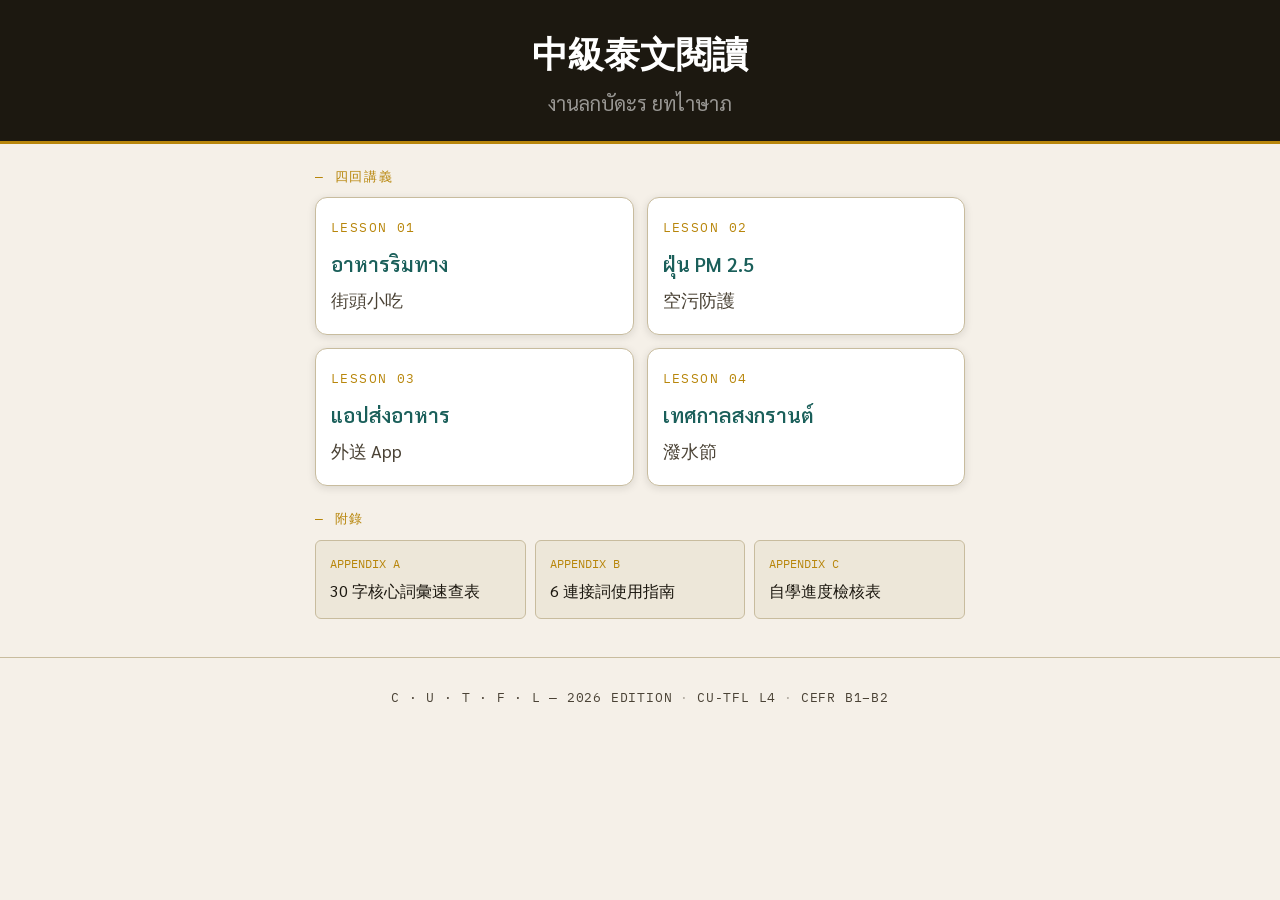
<file: index.html>
<!DOCTYPE html>
<html lang="zh-TW">
<head>
<meta charset="UTF-8">
<meta name="viewport" content="width=device-width,initial-scale=1.0">
<title>中級泰文閱讀</title>
<link rel="stylesheet" href="shared.css">
<style>
.ix-hero-slim{background:var(--ink);padding:22px 18px 20px;text-align:center;border-bottom:3px solid var(--gold)}
.ix-hero-slim h1{color:#fff;font-size:1.7rem;font-weight:700;margin-bottom:4px}
.ix-hero-slim .sub{font-family:'Sarabun',sans-serif;color:rgba(255,255,255,.55);font-size:.95rem}
.site-footer{text-align:center;padding:28px 18px 36px;font-family:'IBM Plex Mono',monospace;font-size:.62rem;color:var(--ink2);letter-spacing:.06em;line-height:1.9;border-top:1px solid var(--border);margin-top:8px}
.site-footer .ft-sep{margin:0 8px;opacity:.4}
</style>
</head>
<body>

<div class="ix-hero-slim">
  <h1>中級泰文閱讀</h1>
  <div class="sub">งานลกบัดะร ยทไาษาภ</div>
</div>

<div class="sdiv">— 四回講義</div>
<div class="lgrid">
  <a href="lesson1.html" class="lcard"><div class="lcn">LESSON 01</div><div class="lct">อาหารริมทาง</div><div class="lcz">街頭小吃</div></a>
  <a href="lesson2.html" class="lcard"><div class="lcn">LESSON 02</div><div class="lct">ฝุ่น PM 2.5</div><div class="lcz">空污防護</div></a>
  <a href="lesson3.html" class="lcard"><div class="lcn">LESSON 03</div><div class="lct">แอปส่งอาหาร</div><div class="lcz">外送 App</div></a>
  <a href="lesson4.html" class="lcard"><div class="lcn">LESSON 04</div><div class="lct">เทศกาลสงกรานต์</div><div class="lcz">潑水節</div></a>
</div>
<div class="sdiv">— 附錄</div>
<div class="alinks">
  <a href="appendix.html#vocab" class="alink"><span class="al">APPENDIX A</span>30 字核心詞彙速查表</a>
  <a href="appendix.html#conj" class="alink"><span class="al">APPENDIX B</span>6 連接詞使用指南</a>
  <a href="appendix.html#check" class="alink"><span class="al">APPENDIX C</span>自學進度檢核表</a>
</div>

<footer class="site-footer">
  C · U · T · F · L — 2026 EDITION<span class="ft-sep">·</span>CU-TFL L4<span class="ft-sep">·</span>CEFR B1–B2
</footer>

</body>
</html>
</file>
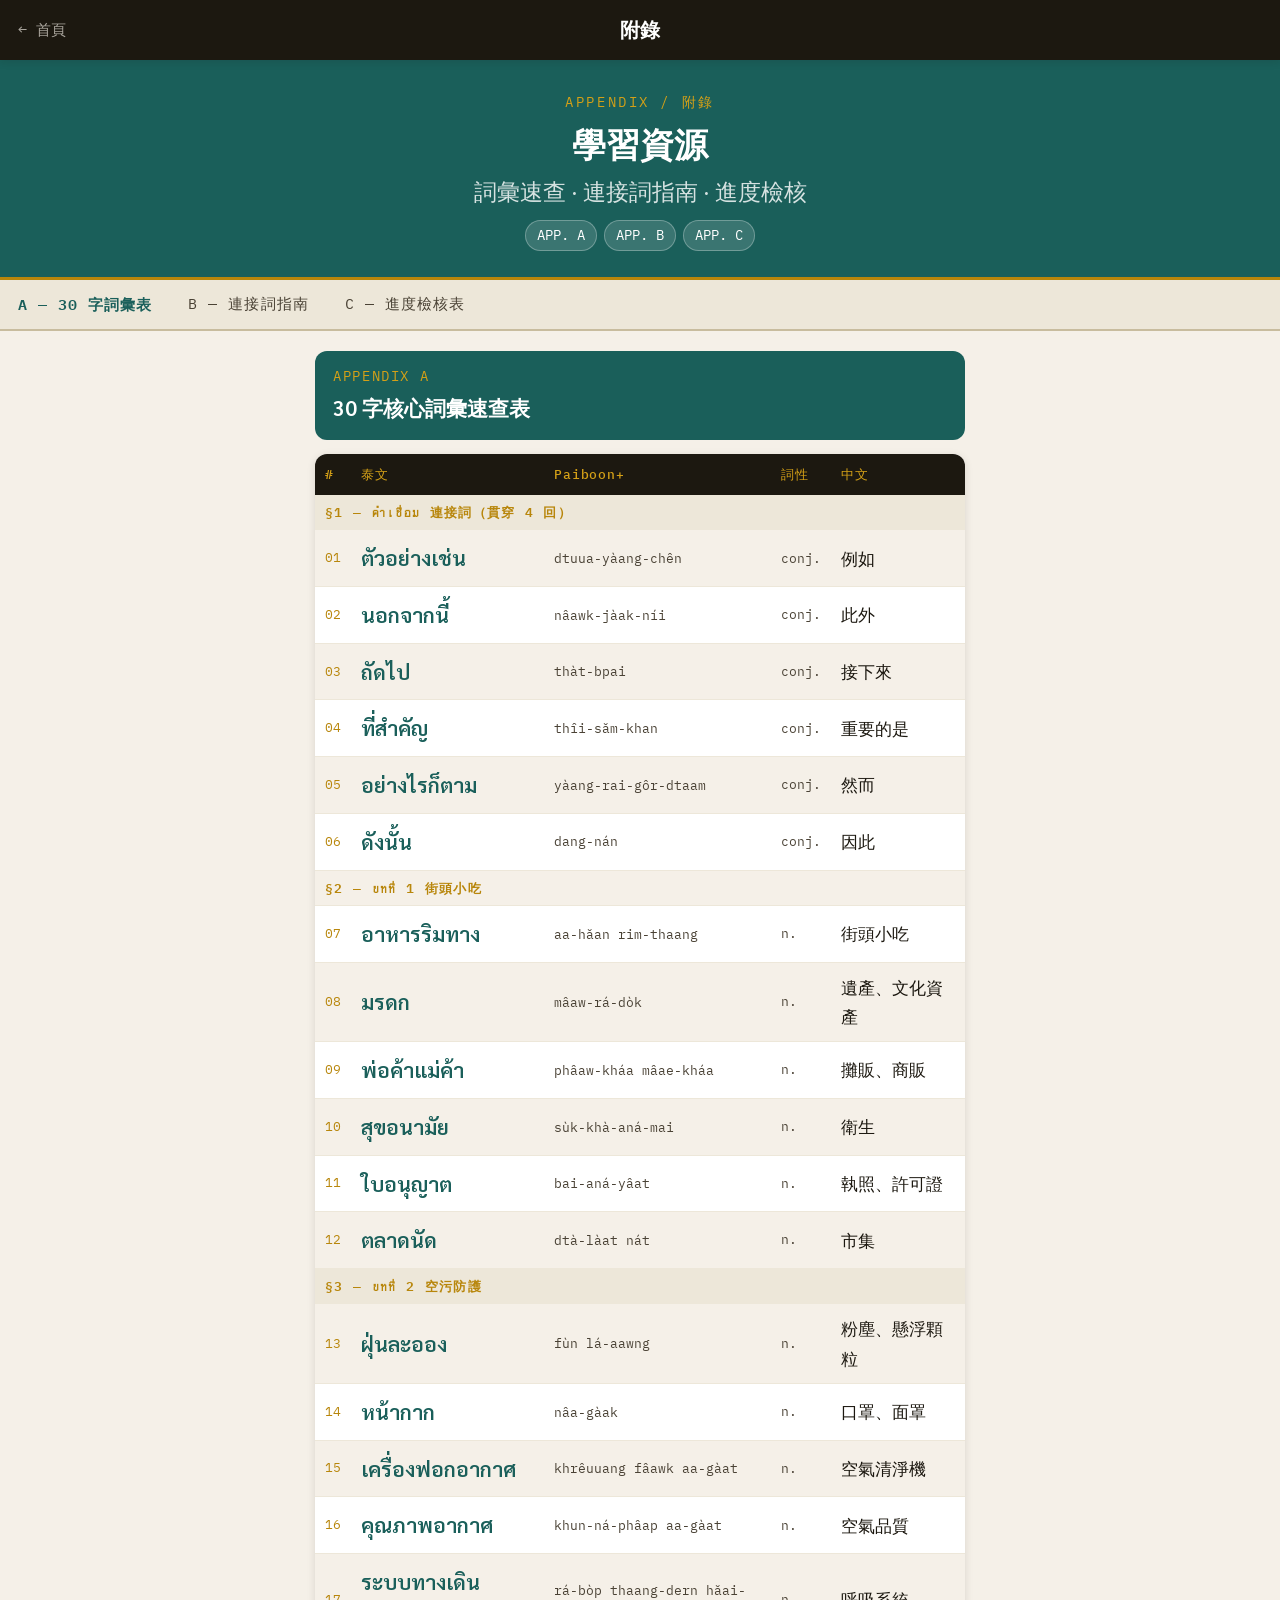
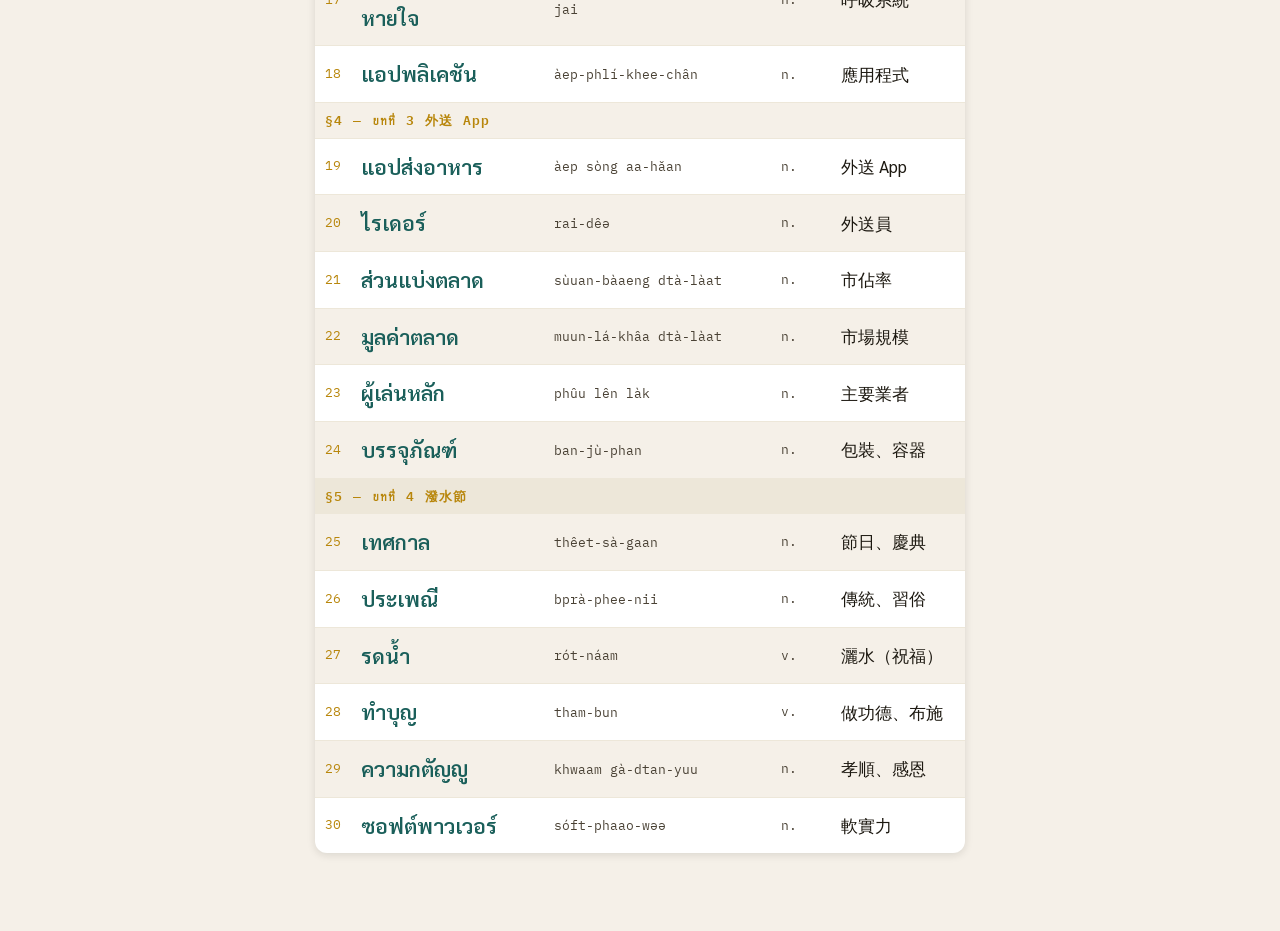
<file: appendix.html>
<!DOCTYPE html>
<html lang="zh-TW">
<head>
<meta charset="UTF-8">
<meta name="viewport" content="width=device-width,initial-scale=1.0">
<title>附錄 — 中級泰文閱讀</title>
<link rel="stylesheet" href="shared.css">
<style>
.app-tabs{display:flex;overflow-x:auto;background:var(--cream-dark);border-bottom:2px solid var(--border);scrollbar-width:none}
.app-tabs::-webkit-scrollbar{display:none}
.app-tab{flex-shrink:0;padding:12px 18px;font-family:'IBM Plex Mono',monospace;font-size:.7rem;letter-spacing:.07em;color:var(--ink2);cursor:pointer;border-bottom:2px solid transparent;margin-bottom:-2px;transition:all .2s;white-space:nowrap;user-select:none}
.app-tab.active{color:var(--teal);border-bottom-color:var(--teal);font-weight:600}
.app-tab:hover{color:var(--ink)}
.app-panel{display:none;animation:fi .22s ease}
.app-panel.active{display:block}
@keyframes fi{from{opacity:0;transform:translateY(4px)}to{opacity:1;transform:translateY(0)}}
/* section title band */
.app-band{background:var(--teal);color:#fff;border-radius:var(--r);padding:14px 18px;margin:20px 0 14px;display:flex;align-items:center;gap:12px}
.app-band .ab-label{font-family:'IBM Plex Mono',monospace;font-size:.65rem;letter-spacing:.12em;color:var(--gold2);display:block;margin-bottom:3px}
.app-band h2{font-size:.98rem;font-weight:700}
/* vocab table */
.vtable{width:100%;border-collapse:collapse;background:#fff;border-radius:var(--r);overflow:hidden;box-shadow:0 2px 8px var(--shad);margin-bottom:18px;font-size:.82rem}
.vtable thead tr{background:var(--ink)}
.vtable th{padding:9px 10px;text-align:left;font-family:'IBM Plex Mono',monospace;font-size:.63rem;letter-spacing:.06em;color:var(--gold2);font-weight:500}
.vtable td{padding:10px 10px;border-bottom:1px solid var(--cream-dark);vertical-align:middle}
.vtable tr:last-child td{border-bottom:none}
.vtable tr:nth-child(even) td{background:var(--cream)}
.num-cell{font-family:'IBM Plex Mono',monospace;font-size:.62rem;color:var(--gold);width:28px}
.thai-cell{font-family:'Sarabun',sans-serif;font-size:1rem;font-weight:600;color:var(--teal)}
.rom-cell{font-family:'IBM Plex Mono',monospace;font-size:.63rem;color:var(--ink2);line-height:1.4}
.zh-cell{font-size:.85rem;font-weight:600}
.pos-cell{font-family:'IBM Plex Mono',monospace;font-size:.6rem;color:var(--ink2)}
/* section label row */
.vtable .section-row td{background:var(--cream-dark);font-family:'IBM Plex Mono',monospace;font-size:.63rem;letter-spacing:.1em;color:var(--gold);padding:6px 10px;font-weight:600}
/* conj guide */
.conj-card{background:#fff;border:1px solid var(--border);border-radius:var(--r);padding:18px;margin-bottom:12px;box-shadow:0 1px 5px var(--shad)}
.conj-card .cthai{font-family:'Sarabun',sans-serif;font-size:1.1rem;font-weight:700;color:var(--teal);margin-bottom:4px}
.conj-card .czh{font-size:.88rem;font-weight:600;margin-bottom:8px}
.conj-card .crom{font-family:'IBM Plex Mono',monospace;font-size:.65rem;color:var(--ink2);margin-bottom:10px}
.meta-row{display:flex;flex-wrap:wrap;gap:6px;margin-bottom:10px}
.meta-chip{font-family:'IBM Plex Mono',monospace;font-size:.6rem;padding:3px 9px;border-radius:3px;border:1px solid var(--border)}
.meta-chip.func{background:#E8F5E9;color:var(--ok);border-color:var(--ok)}
.meta-chip.pos{background:#FFF8E1;color:#7B6000;border-color:#D4A017}
.meta-chip.place{background:#E3F2FD;color:#1565C0;border-color:#90CAF9}
.cexample{background:var(--cream);border-left:3px solid var(--teal);padding:9px 12px;border-radius:0 6px 6px 0;font-family:'Sarabun',sans-serif;font-size:.88rem;line-height:1.85;margin-bottom:6px}
.cexample .czh-ex{font-family:'Sarabun',sans-serif;font-size:.78rem;color:var(--ink2);display:block;margin-top:3px}
.cerror-box{background:#FDECEA;border:1px solid #FFCDD2;border-radius:7px;padding:12px 14px;margin-top:12px}
.cerror-box .ce-title{font-family:'IBM Plex Mono',monospace;font-size:.65rem;color:var(--ng);margin-bottom:8px;font-weight:600}
.error-row{display:flex;gap:10px;align-items:flex-start;margin-bottom:6px;font-size:.8rem}
.error-row:last-child{margin-bottom:0}
.ex{color:var(--ng);flex:1}
.ok{color:var(--ok);flex:1}
/* checklist */
.cl-lesson{background:#fff;border:1px solid var(--border);border-radius:var(--r);padding:16px 18px;margin-bottom:12px;box-shadow:0 1px 5px var(--shad)}
.cl-lesson h3{font-size:.9rem;font-weight:700;color:var(--teal);margin-bottom:12px;padding-bottom:8px;border-bottom:1px solid var(--cream-dark)}
.cl-item{display:flex;align-items:center;gap:10px;padding:7px 0;border-bottom:1px solid var(--cream-dark);cursor:pointer;user-select:none}
.cl-item:last-child{border-bottom:none}
.cl-item input[type=checkbox]{width:17px;height:17px;accent-color:var(--teal);flex-shrink:0;cursor:pointer}
.cl-item label{font-size:.83rem;cursor:pointer;flex:1}
.cl-item.done label{text-decoration:line-through;color:var(--ink2)}
.cl-summary{background:var(--teal);color:#fff;border-radius:var(--r);padding:14px 18px;text-align:center;margin-top:16px}
.cl-summary .cs-num{font-family:'IBM Plex Mono',monospace;font-size:1.8rem;font-weight:500;color:var(--gold2)}
.cl-summary .cs-label{font-size:.76rem;opacity:.7;margin-top:2px}
</style>
</head>
<body>

<nav class="top-nav">
  <a href="index.html" class="nav-back">← 首頁</a>
  <span class="nav-title">附錄</span>
  <span style="width:48px"></span>
</nav>

<div class="hero">
  <div class="lnum">APPENDIX / 附錄</div>
  <h1>學習資源</h1>
  <div class="tsub">詞彙速查 · 連接詞指南 · 進度檢核</div>
  <div class="tags">
    <span class="tag">APP. A</span>
    <span class="tag">APP. B</span>
    <span class="tag">APP. C</span>
  </div>
</div>

<!-- 附錄分頁 tabs -->
<div class="app-tabs">
  <div class="app-tab active" data-app="a">A — 30 字詞彙表</div>
  <div class="app-tab" data-app="b">B — 連接詞指南</div>
  <div class="app-tab" data-app="c">C — 進度檢核表</div>
</div>

<div class="wrap">

<!-- ══ APPENDIX A ══ -->
<div id="app-a" class="app-panel active">
  <span class="anchor" id="vocab"></span>
  <div class="app-band">
    <div>
      <span class="ab-label">APPENDIX A</span>
      <h2>30 字核心詞彙速查表</h2>
    </div>
  </div>

  <table class="vtable">
    <thead>
      <tr>
        <th>#</th>
        <th>泰文</th>
        <th>Paiboon+</th>
        <th>詞性</th>
        <th>中文</th>
      </tr>
    </thead>
    <tbody>
      <tr class="section-row"><td colspan="5">§1 — คำเชื่อม 連接詞（貫穿 4 回）</td></tr>
      <tr><td class="num-cell">01</td><td class="thai-cell" onclick="speak('ตัวอย่างเช่น')" title="點擊發音" style="cursor:pointer">ตัวอย่างเช่น</td><td class="rom-cell">dtuua-yàang-chên</td><td class="pos-cell">conj.</td><td>例如</td></tr>
      <tr><td class="num-cell">02</td><td class="thai-cell" onclick="speak('นอกจากนี้')" title="點擊發音" style="cursor:pointer">นอกจากนี้</td><td class="rom-cell">nâawk-jàak-níi</td><td class="pos-cell">conj.</td><td>此外</td></tr>
      <tr><td class="num-cell">03</td><td class="thai-cell" onclick="speak('ถัดไป')" title="點擊發音" style="cursor:pointer">ถัดไป</td><td class="rom-cell">thàt-bpai</td><td class="pos-cell">conj.</td><td>接下來</td></tr>
      <tr><td class="num-cell">04</td><td class="thai-cell" onclick="speak('ที่สำคัญ')" title="點擊發音" style="cursor:pointer">ที่สำคัญ</td><td class="rom-cell">thîi-sǎm-khan</td><td class="pos-cell">conj.</td><td>重要的是</td></tr>
      <tr><td class="num-cell">05</td><td class="thai-cell" onclick="speak('อย่างไรก็ตาม')" title="點擊發音" style="cursor:pointer">อย่างไรก็ตาม</td><td class="rom-cell">yàang-rai-gôr-dtaam</td><td class="pos-cell">conj.</td><td>然而</td></tr>
      <tr><td class="num-cell">06</td><td class="thai-cell" onclick="speak('ดังนั้น')" title="點擊發音" style="cursor:pointer">ดังนั้น</td><td class="rom-cell">dang-nán</td><td class="pos-cell">conj.</td><td>因此</td></tr>

      <tr class="section-row"><td colspan="5">§2 — บทที่ 1 街頭小吃</td></tr>
      <tr><td class="num-cell">07</td><td class="thai-cell" onclick="speak('อาหารริมทาง')" title="點擊發音" style="cursor:pointer">อาหารริมทาง</td><td class="rom-cell">aa-hǎan rim-thaang</td><td class="pos-cell">n.</td><td>街頭小吃</td></tr>
      <tr><td class="num-cell">08</td><td class="thai-cell" onclick="speak('มรดก')" title="點擊發音" style="cursor:pointer">มรดก</td><td class="rom-cell">mâaw-rá-dòk</td><td class="pos-cell">n.</td><td>遺產、文化資產</td></tr>
      <tr><td class="num-cell">09</td><td class="thai-cell" onclick="speak('พ่อค้าแม่ค้า')" title="點擊發音" style="cursor:pointer">พ่อค้าแม่ค้า</td><td class="rom-cell">phâaw-kháa mâae-kháa</td><td class="pos-cell">n.</td><td>攤販、商販</td></tr>
      <tr><td class="num-cell">10</td><td class="thai-cell" onclick="speak('สุขอนามัย')" title="點擊發音" style="cursor:pointer">สุขอนามัย</td><td class="rom-cell">sùk-khà-aná-mai</td><td class="pos-cell">n.</td><td>衛生</td></tr>
      <tr><td class="num-cell">11</td><td class="thai-cell" onclick="speak('ใบอนุญาต')" title="點擊發音" style="cursor:pointer">ใบอนุญาต</td><td class="rom-cell">bai-aná-yâat</td><td class="pos-cell">n.</td><td>執照、許可證</td></tr>
      <tr><td class="num-cell">12</td><td class="thai-cell" onclick="speak('ตลาดนัด')" title="點擊發音" style="cursor:pointer">ตลาดนัด</td><td class="rom-cell">dtà-làat nát</td><td class="pos-cell">n.</td><td>市集</td></tr>

      <tr class="section-row"><td colspan="5">§3 — บทที่ 2 空污防護</td></tr>
      <tr><td class="num-cell">13</td><td class="thai-cell" onclick="speak('ฝุ่นละออง')" title="點擊發音" style="cursor:pointer">ฝุ่นละออง</td><td class="rom-cell">fùn lá-aawng</td><td class="pos-cell">n.</td><td>粉塵、懸浮顆粒</td></tr>
      <tr><td class="num-cell">14</td><td class="thai-cell" onclick="speak('หน้ากาก')" title="點擊發音" style="cursor:pointer">หน้ากาก</td><td class="rom-cell">nâa-gàak</td><td class="pos-cell">n.</td><td>口罩、面罩</td></tr>
      <tr><td class="num-cell">15</td><td class="thai-cell" onclick="speak('เครื่องฟอกอากาศ')" title="點擊發音" style="cursor:pointer">เครื่องฟอกอากาศ</td><td class="rom-cell">khrêuuang fâawk aa-gàat</td><td class="pos-cell">n.</td><td>空氣清淨機</td></tr>
      <tr><td class="num-cell">16</td><td class="thai-cell" onclick="speak('คุณภาพอากาศ')" title="點擊發音" style="cursor:pointer">คุณภาพอากาศ</td><td class="rom-cell">khun-ná-phâap aa-gàat</td><td class="pos-cell">n.</td><td>空氣品質</td></tr>
      <tr><td class="num-cell">17</td><td class="thai-cell" onclick="speak('ระบบทางเดินหายใจ')" title="點擊發音" style="cursor:pointer">ระบบทางเดินหายใจ</td><td class="rom-cell">rá-bòp thaang-dern hǎai-jai</td><td class="pos-cell">n.</td><td>呼吸系統</td></tr>
      <tr><td class="num-cell">18</td><td class="thai-cell" onclick="speak('แอปพลิเคชัน')" title="點擊發音" style="cursor:pointer">แอปพลิเคชัน</td><td class="rom-cell">àep-phlí-khee-chân</td><td class="pos-cell">n.</td><td>應用程式</td></tr>

      <tr class="section-row"><td colspan="5">§4 — บทที่ 3 外送 App</td></tr>
      <tr><td class="num-cell">19</td><td class="thai-cell" onclick="speak('แอปส่งอาหาร')" title="點擊發音" style="cursor:pointer">แอปส่งอาหาร</td><td class="rom-cell">àep sòng aa-hǎan</td><td class="pos-cell">n.</td><td>外送 App</td></tr>
      <tr><td class="num-cell">20</td><td class="thai-cell" onclick="speak('ไรเดอร์')" title="點擊發音" style="cursor:pointer">ไรเดอร์</td><td class="rom-cell">rai-dêə</td><td class="pos-cell">n.</td><td>外送員</td></tr>
      <tr><td class="num-cell">21</td><td class="thai-cell" onclick="speak('ส่วนแบ่งตลาด')" title="點擊發音" style="cursor:pointer">ส่วนแบ่งตลาด</td><td class="rom-cell">sùuan-bàaeng dtà-làat</td><td class="pos-cell">n.</td><td>市佔率</td></tr>
      <tr><td class="num-cell">22</td><td class="thai-cell" onclick="speak('มูลค่าตลาด')" title="點擊發音" style="cursor:pointer">มูลค่าตลาด</td><td class="rom-cell">muun-lá-khâa dtà-làat</td><td class="pos-cell">n.</td><td>市場規模</td></tr>
      <tr><td class="num-cell">23</td><td class="thai-cell" onclick="speak('ผู้เล่นหลัก')" title="點擊發音" style="cursor:pointer">ผู้เล่นหลัก</td><td class="rom-cell">phûu lên làk</td><td class="pos-cell">n.</td><td>主要業者</td></tr>
      <tr><td class="num-cell">24</td><td class="thai-cell" onclick="speak('บรรจุภัณฑ์')" title="點擊發音" style="cursor:pointer">บรรจุภัณฑ์</td><td class="rom-cell">ban-jù-phan</td><td class="pos-cell">n.</td><td>包裝、容器</td></tr>

      <tr class="section-row"><td colspan="5">§5 — บทที่ 4 潑水節</td></tr>
      <tr><td class="num-cell">25</td><td class="thai-cell" onclick="speak('เทศกาล')" title="點擊發音" style="cursor:pointer">เทศกาล</td><td class="rom-cell">thêet-sà-gaan</td><td class="pos-cell">n.</td><td>節日、慶典</td></tr>
      <tr><td class="num-cell">26</td><td class="thai-cell" onclick="speak('ประเพณี')" title="點擊發音" style="cursor:pointer">ประเพณี</td><td class="rom-cell">bprà-phee-nii</td><td class="pos-cell">n.</td><td>傳統、習俗</td></tr>
      <tr><td class="num-cell">27</td><td class="thai-cell" onclick="speak('รดน้ำ')" title="點擊發音" style="cursor:pointer">รดน้ำ</td><td class="rom-cell">rót-náam</td><td class="pos-cell">v.</td><td>灑水（祝福）</td></tr>
      <tr><td class="num-cell">28</td><td class="thai-cell" onclick="speak('ทำบุญ')" title="點擊發音" style="cursor:pointer">ทำบุญ</td><td class="rom-cell">tham-bun</td><td class="pos-cell">v.</td><td>做功德、布施</td></tr>
      <tr><td class="num-cell">29</td><td class="thai-cell" onclick="speak('ความกตัญญู')" title="點擊發音" style="cursor:pointer">ความกตัญญู</td><td class="rom-cell">khwaam gà-dtan-yuu</td><td class="pos-cell">n.</td><td>孝順、感恩</td></tr>
      <tr><td class="num-cell">30</td><td class="thai-cell" onclick="speak('ซอฟต์พาวเวอร์')" title="點擊發音" style="cursor:pointer">ซอฟต์พาวเวอร์</td><td class="rom-cell">sóft-phaao-wəə</td><td class="pos-cell">n.</td><td>軟實力</td></tr>
    </tbody>
  </table>
</div>

<!-- ══ APPENDIX B ══ -->
<div id="app-b" class="app-panel">
  <span class="anchor" id="conj"></span>
  <div class="app-band">
    <div>
      <span class="ab-label">APPENDIX B</span>
      <h2>6 連接詞使用指南</h2>
    </div>
  </div>

  <!-- 1 -->
  <div class="conj-card">
    <div class="cthai" onclick="speak('ตัวอย่างเช่น')" title="點擊發音" style="cursor:pointer">ตัวอย่างเช่น</div>
    <div class="crom">dtuua-yàang-chên</div>
    <div class="czh">例如</div>
    <div class="meta-row">
      <span class="meta-chip func">舉例</span>
      <span class="meta-chip pos">句中 / 句首</span>
      <span class="meta-chip place">後接名詞片語</span>
    </div>
    <div class="cexample" onclick="speak('มีอาหารไทยที่อร่อยมาก ตัวอย่างเช่น ผัดไทย ส้มตำ และข้าวเหนียวมะม่วง')" title="點擊播放例句" style="cursor:pointer">
      มีอาหารไทยที่อร่อยมาก <strong onclick="speak('ตัวอย่างเช่น')" style="cursor:pointer;border-bottom:1px dashed currentColor" title="點擊發音">ตัวอย่างเช่น</strong> ผัดไทย ส้มตำ และข้าวเหนียวมะม่วง
      <span class="czh-ex">有很多好吃的泰國料理，<strong>例如</strong>泰式炒河粉、涼拌木瓜和芒果糯米飯。</span>
    </div>
  </div>

  <!-- 2 -->
  <div class="conj-card">
    <div class="cthai" onclick="speak('นอกจากนี้')" title="點擊發音" style="cursor:pointer">นอกจากนี้</div>
    <div class="crom">nâawk-jàak-níi</div>
    <div class="czh">此外</div>
    <div class="meta-row">
      <span class="meta-chip func">補充</span>
      <span class="meta-chip pos">新段落句首</span>
      <span class="meta-chip place">後接完整子句</span>
    </div>
    <div class="cexample" onclick="speak('อาหารริมทางราคาถูก นอกจากนี้ ยังเปิดร้านตั้งแต่เช้าจนดึก')" title="點擊播放例句" style="cursor:pointer">
      อาหารริมทางราคาถูก <strong onclick="speak('นอกจากนี้')" style="cursor:pointer;border-bottom:1px dashed currentColor" title="點擊發音">นอกจากนี้</strong> ยังเปิดร้านตั้งแต่เช้าจนดึก
      <span class="czh-ex">街頭小吃價格便宜，<strong>此外</strong>從清晨營業到深夜。</span>
    </div>
  </div>

  <!-- 3 -->
  <div class="conj-card">
    <div class="cthai" onclick="speak('ถัดไป')" title="點擊發音" style="cursor:pointer">ถัดไป</div>
    <div class="crom">thàt-bpai</div>
    <div class="czh">接下來</div>
    <div class="meta-row">
      <span class="meta-chip func">順序推進</span>
      <span class="meta-chip pos">新段落句首</span>
      <span class="meta-chip place">後接下一論點</span>
    </div>
    <div class="cexample" onclick="speak('ถัดไป มูลค่าตลาดในปี พ.ศ. 2566 อยู่ที่ประมาณ 86,000 ล้านบาท')" title="點擊播放例句" style="cursor:pointer">
      <strong onclick="speak('ถัดไป')" style="cursor:pointer;border-bottom:1px dashed currentColor" title="點擊發音">ถัดไป</strong> มูลค่าตลาดในปี พ.ศ. 2566 อยู่ที่ประมาณ 86,000 ล้านบาท
      <span class="czh-ex"><strong>接下來</strong>，2023 年的市場規模約達 860 億泰銖。</span>
    </div>
  </div>

  <!-- 4 -->
  <div class="conj-card">
    <div class="cthai" onclick="speak('ที่สำคัญ')" title="點擊發音" style="cursor:pointer">ที่สำคัญ</div>
    <div class="crom">thîi-sǎm-khan</div>
    <div class="czh">重要的是</div>
    <div class="meta-row">
      <span class="meta-chip func">強調重點</span>
      <span class="meta-chip pos">子句句首</span>
      <span class="meta-chip place">後接最重要論點</span>
    </div>
    <div class="cexample" onclick="speak('ที่สำคัญ ต้องเลือกรุ่นเครื่องฟอกอากาศที่เหมาะกับขนาดของห้อง')" title="點擊播放例句" style="cursor:pointer">
      <strong onclick="speak('ที่สำคัญ')" style="cursor:pointer;border-bottom:1px dashed currentColor" title="點擊發音">ที่สำคัญ</strong> ต้องเลือกรุ่นเครื่องฟอกอากาศที่เหมาะกับขนาดของห้อง
      <span class="czh-ex"><strong>重要的是</strong>，要選擇適合房間大小的空氣清淨機型號。</span>
    </div>
    <div class="cerror-box">
      <div class="ce-title">⚠️ 常見錯誤</div>
      <div class="error-row"><span class="ex">❌ ที่สำคัญ ที่สุด（亂斷）</span><span class="ok">✅ ที่สำคัญที่สุด（固定片語）</span></div>
    </div>
  </div>

  <!-- 5 -->
  <div class="conj-card">
    <div class="cthai" onclick="speak('อย่างไรก็ตาม')" title="點擊發音" style="cursor:pointer">อย่างไรก็ตาม</div>
    <div class="crom">yàang-rai-gôr-dtaam</div>
    <div class="czh">然而</div>
    <div class="meta-row">
      <span class="meta-chip func">轉折</span>
      <span class="meta-chip pos">新段落句首</span>
      <span class="meta-chip place">後接反論點或限制</span>
    </div>
    <div class="cexample" onclick="speak('อย่างไรก็ตาม การพึ่งพาเครื่องมือเหล่านี้ยังไม่พอ')" title="點擊播放例句" style="cursor:pointer">
      <strong onclick="speak('อย่างไรก็ตาม')" style="cursor:pointer;border-bottom:1px dashed currentColor" title="點擊發音">อย่างไรก็ตาม</strong> การพึ่งพาเครื่องมือเหล่านี้ยังไม่พอ
      <span class="czh-ex"><strong>然而</strong>，光靠這些工具還不夠。</span>
    </div>
    <div class="cerror-box">
      <div class="ce-title">⚠️ 常見錯誤</div>
      <div class="error-row"><span class="ex">❌ อย่างไรก็ตามแต่（雙重轉折）</span><span class="ok">✅ อย่างไรก็ตาม（單一轉折）</span></div>
    </div>
  </div>

  <!-- 6 -->
  <div class="conj-card">
    <div class="cthai" onclick="speak('ดังนั้น')" title="點擊發音" style="cursor:pointer">ดังนั้น</div>
    <div class="crom">dang-nán</div>
    <div class="czh">因此</div>
    <div class="meta-row">
      <span class="meta-chip func">因果結論</span>
      <span class="meta-chip pos">新段落句首</span>
      <span class="meta-chip place">後接結論（因…所以…）</span>
    </div>
    <div class="cexample" onclick="speak('ฝุ่น PM 2.5 เป็นอันตราย ดังนั้น เราจึงต้องป้องกันตัวเอง')" title="點擊播放例句" style="cursor:pointer">
      ฝุ่น PM 2.5 เป็นอันตราย <strong onclick="speak('ดังนั้น')" style="cursor:pointer;border-bottom:1px dashed currentColor" title="點擊發音">ดังนั้น</strong> เราจึงต้องป้องกันตัวเอง
      <span class="czh-ex">PM 2.5 很危險，<strong>因此</strong>我們必須保護自己。</span>
    </div>
    <div class="cerror-box">
      <div class="ce-title">⚠️ 常見錯誤</div>
      <div class="error-row"><span class="ex">❌ ดังนั้นจึง…จึง（兩個結果詞）</span><span class="ok">✅ ดังนั้น + 動詞（จึง 選一即可）</span></div>
    </div>
  </div>

  <!-- 議論文架構 -->
  <div style="background:var(--ink);color:#fff;border-radius:var(--r);padding:18px;margin-top:4px">
    <div style="font-family:'IBM Plex Mono',monospace;font-size:.65rem;color:var(--gold2);letter-spacing:.1em;margin-bottom:12px">議論文 6 段架構（寫作練習參考）</div>
    <div style="font-size:.83rem;line-height:2.1;">
      <div>第 1 段 <span style="opacity:.5">—</span> 前言：陳述主題</div>
      <div>第 2 段 <span style="opacity:.5">—</span> <span style="color:var(--gold2)">ตัวอย่างเช่น</span> + 具體例子</div>
      <div>第 3 段 <span style="opacity:.5">—</span> <span style="color:var(--gold2)">นอกจากนี้</span> + 補充論點</div>
      <div>第 4 段 <span style="opacity:.5">—</span> <span style="color:var(--gold2)">ถัดไป</span> + 進一步推理</div>
      <div>第 5 段 <span style="opacity:.5">—</span> <span style="color:var(--gold2)">ที่สำคัญ</span> + 最重要論點</div>
      <div>第 6 段 <span style="opacity:.5">—</span> <span style="color:var(--gold2)">อย่างไรก็ตาม</span> 限制 → <span style="color:var(--gold2)">ดังนั้น</span> 最終結論</div>
    </div>
  </div>
</div>

<!-- ══ APPENDIX C ══ -->
<div id="app-c" class="app-panel">
  <span class="anchor" id="check"></span>
  <div class="app-band">
    <div>
      <span class="ab-label">APPENDIX C</span>
      <h2>自學進度檢核表</h2>
    </div>
  </div>

  <div class="cl-lesson">
    <h3>🍜 講義 1 — อาหารริมทาง 街頭小吃</h3>
    <label class="cl-item"><input type="checkbox" onchange="updateTotal()"><label>讀完文章、辨識 ≥ 90% 詞彙</label></label>
    <label class="cl-item"><input type="checkbox" onchange="updateTotal()"><label>12 個詞彙填上意思並造泰文例句</label></label>
    <label class="cl-item"><input type="checkbox" onchange="updateTotal()"><label>閱讀題 ≥ 5 / 6 分</label></label>
    <label class="cl-item"><input type="checkbox" onchange="updateTotal()"><label>填空題 ≥ 5 / 6 分</label></label>
    <label class="cl-item"><input type="checkbox" onchange="updateTotal()"><label>聽力題 ≥ 4 / 5 分</label></label>
    <label class="cl-item"><input type="checkbox" onchange="updateTotal()"><label>兩段口說都嘗試了</label></label>
    <label class="cl-item"><input type="checkbox" onchange="updateTotal()"><label>寫作交給老師批改</label></label>
  </div>

  <div class="cl-lesson">
    <h3>😷 講義 2 — PM 2.5 空污防護</h3>
    <label class="cl-item"><input type="checkbox" onchange="updateTotal()"><label>讀完文章、辨識 ≥ 90% 詞彙</label></label>
    <label class="cl-item"><input type="checkbox" onchange="updateTotal()"><label>12 個詞彙填上意思並造泰文例句</label></label>
    <label class="cl-item"><input type="checkbox" onchange="updateTotal()"><label>閱讀題 ≥ 5 / 6 分</label></label>
    <label class="cl-item"><input type="checkbox" onchange="updateTotal()"><label>填空題 ≥ 5 / 6 分</label></label>
    <label class="cl-item"><input type="checkbox" onchange="updateTotal()"><label>聽力題 ≥ 4 / 5 分</label></label>
    <label class="cl-item"><input type="checkbox" onchange="updateTotal()"><label>兩段口說都嘗試了</label></label>
    <label class="cl-item"><input type="checkbox" onchange="updateTotal()"><label>寫作交給老師批改</label></label>
  </div>

  <div class="cl-lesson">
    <h3>📱 講義 3 — แอปส่งอาหาร 外送 App</h3>
    <label class="cl-item"><input type="checkbox" onchange="updateTotal()"><label>讀完文章、辨識 ≥ 90% 詞彙</label></label>
    <label class="cl-item"><input type="checkbox" onchange="updateTotal()"><label>12 個詞彙填上意思並造泰文例句</label></label>
    <label class="cl-item"><input type="checkbox" onchange="updateTotal()"><label>閱讀題 ≥ 5 / 6 分</label></label>
    <label class="cl-item"><input type="checkbox" onchange="updateTotal()"><label>填空題 ≥ 5 / 6 分</label></label>
    <label class="cl-item"><input type="checkbox" onchange="updateTotal()"><label>聽力題 ≥ 4 / 5 分</label></label>
    <label class="cl-item"><input type="checkbox" onchange="updateTotal()"><label>兩段口說都嘗試了</label></label>
    <label class="cl-item"><input type="checkbox" onchange="updateTotal()"><label>寫作交給老師批改</label></label>
  </div>

  <div class="cl-lesson">
    <h3>💦 講義 4 — เทศกาลสงกรานต์ 潑水節</h3>
    <label class="cl-item"><input type="checkbox" onchange="updateTotal()"><label>讀完文章、辨識 ≥ 90% 詞彙</label></label>
    <label class="cl-item"><input type="checkbox" onchange="updateTotal()"><label>12 個詞彙填上意思並造泰文例句</label></label>
    <label class="cl-item"><input type="checkbox" onchange="updateTotal()"><label>閱讀題 ≥ 5 / 6 分</label></label>
    <label class="cl-item"><input type="checkbox" onchange="updateTotal()"><label>填空題 ≥ 5 / 6 分</label></label>
    <label class="cl-item"><input type="checkbox" onchange="updateTotal()"><label>聽力題 ≥ 4 / 5 分</label></label>
    <label class="cl-item"><input type="checkbox" onchange="updateTotal()"><label>兩段口說都嘗試了</label></label>
    <label class="cl-item"><input type="checkbox" onchange="updateTotal()"><label>寫作交給老師批改</label></label>
  </div>

  <div class="cl-lesson">
    <h3>🎓 4 回全部完成後</h3>
    <label class="cl-item"><input type="checkbox" onchange="updateTotal()"><label>30 個核心詞彙各能造 1 句</label></label>
    <label class="cl-item"><input type="checkbox" onchange="updateTotal()"><label>6 個連接詞各能造 1 句</label></label>
    <label class="cl-item"><input type="checkbox" onchange="updateTotal()"><label>完成至少 1 次 CU-TFL 模擬卷</label></label>
    <label class="cl-item"><input type="checkbox" onchange="updateTotal()"><label>準備好進入 L4 預備班 / 檢定備考精英課程</label></label>
  </div>

  <div class="cl-summary">
    <div class="cs-num" id="total-count">0 / 32</div>
    <div class="cs-label">項目完成數</div>
  </div>
</div>

</div><!-- /wrap -->

<script>
// App tabs
document.querySelectorAll('.app-tab').forEach(tab => {
  tab.addEventListener('click', () => {
    const t = tab.dataset.app;
    document.querySelectorAll('.app-tab').forEach(x => x.classList.remove('active'));
    document.querySelectorAll('.app-panel').forEach(x => x.classList.remove('active'));
    tab.classList.add('active');
    document.getElementById('app-' + t).classList.add('active');
  });
});

// Checklist toggle styling
document.querySelectorAll('.cl-item input').forEach(cb => {
  cb.addEventListener('change', () => {
    cb.closest('.cl-item').classList.toggle('done', cb.checked);
  });
});

// Total counter
function updateTotal() {
  const all = document.querySelectorAll('.cl-item input');
  const done = Array.from(all).filter(c => c.checked).length;
  document.getElementById('total-count').textContent = done + ' / ' + all.length;
}

// Handle hash links from index
window.addEventListener('load', () => {
  const hash = location.hash.replace('#','');
  if (hash === 'vocab') {
    document.querySelector('[data-app="a"]').click();
  } else if (hash === 'conj') {
    document.querySelector('[data-app="b"]').click();
  } else if (hash === 'check') {
    document.querySelector('[data-app="c"]').click();
  }
});
</script>
<script src="quiz.js"></script>
</body>
</html>
</file>
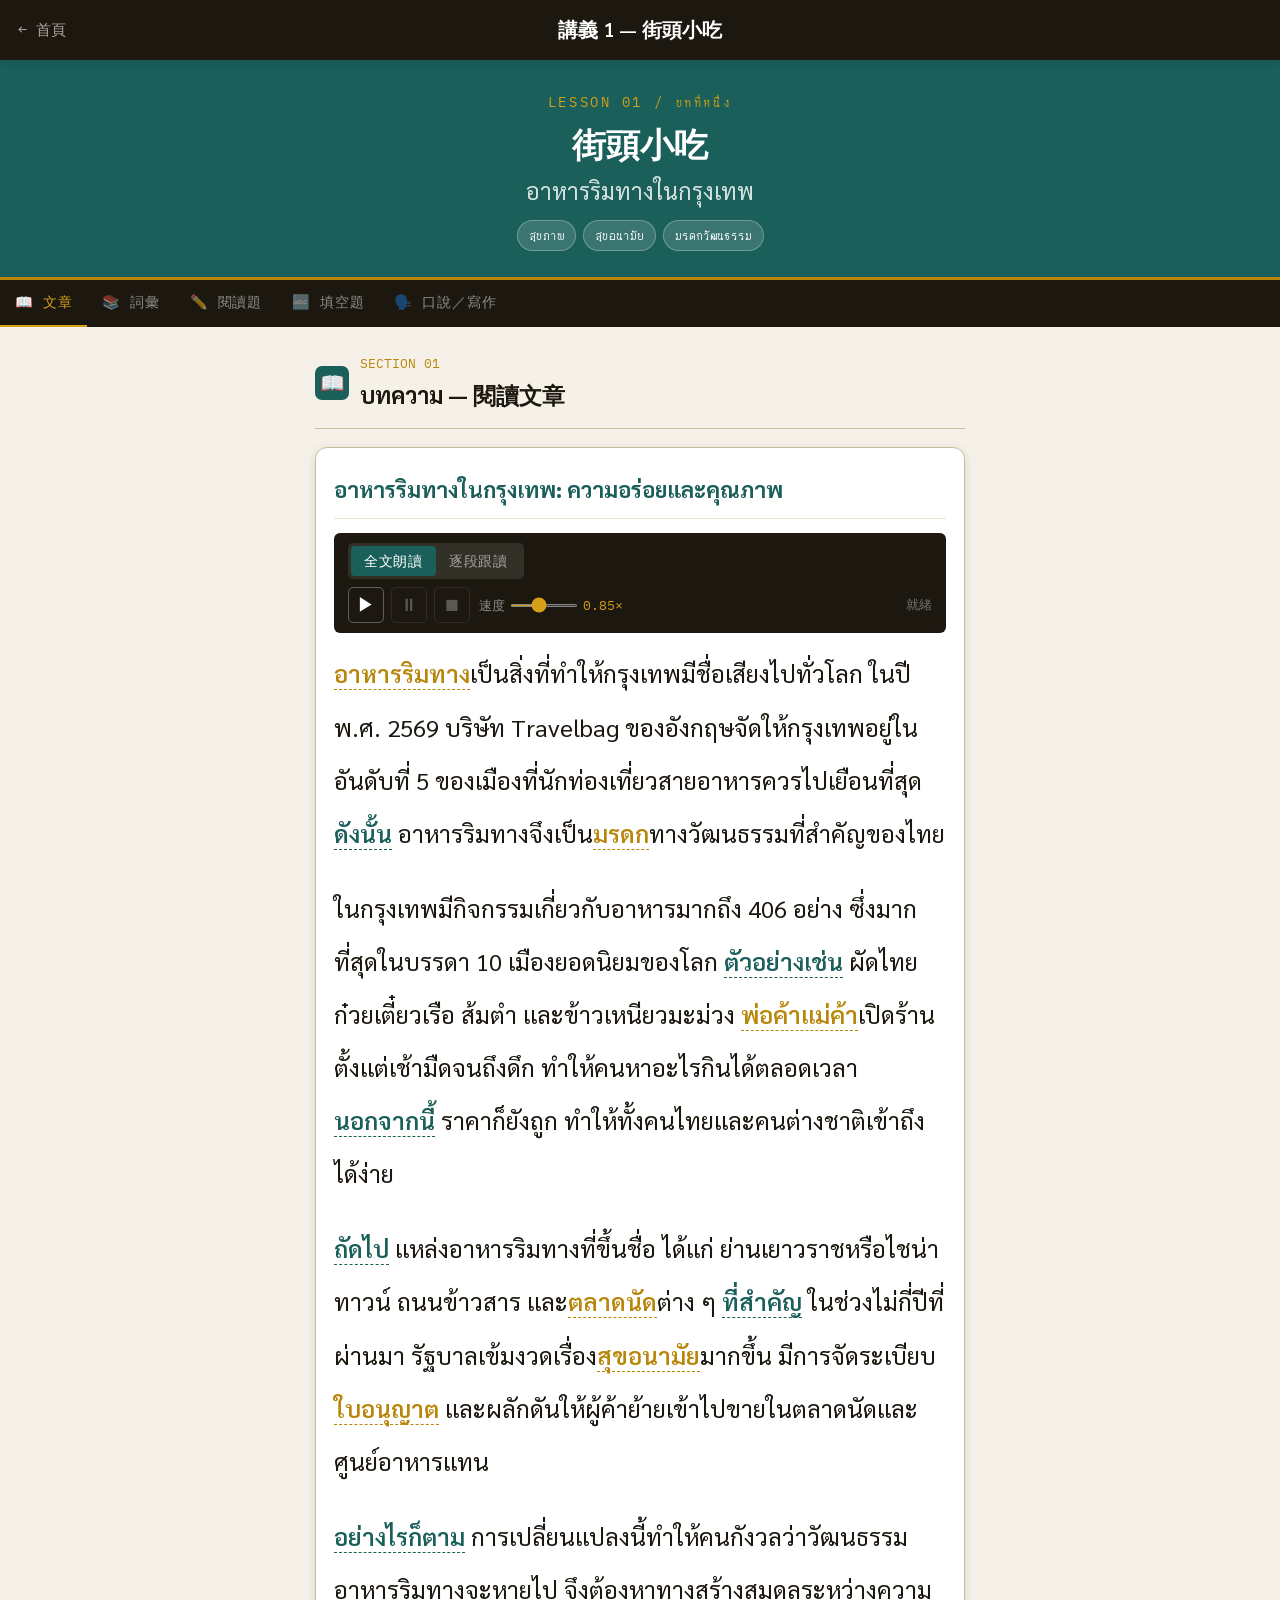
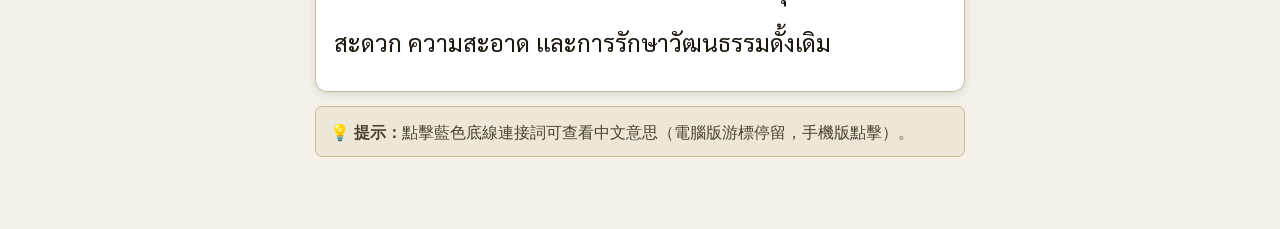
<file: lesson1.html>
<!DOCTYPE html>
<html lang="zh-TW">
<head>
<meta charset="UTF-8">
<meta name="viewport" content="width=device-width,initial-scale=1.0">
<title>講義 1 — อาหารริมทาง 街頭小吃</title>
<link rel="stylesheet" href="shared.css">
</head>
<body>
<nav class="top-nav">
  <a href="index.html" class="nav-back">← 首頁</a>
  <span class="nav-title">講義 1 — 街頭小吃</span>
  <span style="width:48px"></span>
</nav>
<div class="hero">
  <div class="lnum">LESSON 01 / บทที่หนึ่ง</div>
  <h1>街頭小吃</h1>
  <div class="tsub">อาหารริมทางในกรุงเทพ</div>
  <div class="tags"><span class="tag">สุขภาพ</span><span class="tag">สุขอนามัย</span><span class="tag">มรดกวัฒนธรรม</span></div>
</div>
<div class="tabs">
  <div class="tab active" data-target="p-art">📖 文章</div>
  <div class="tab" data-target="p-voc">📚 詞彙</div>
  <div class="tab" data-target="p-rdg">✏️ 閱讀題</div>
  <div class="tab" data-target="p-fill">🔤 填空題</div>
  <div class="tab" data-target="p-spk">🗣️ 口說／寫作</div>
</div>
<div class="wrap">

<!-- 文章 -->
<div id="p-art" class="panel active">
  <div class="sec-head"><div class="sec-icon">📖</div><div><span class="snum">SECTION 01</span><h2>บทความ — 閱讀文章</h2></div></div>
  <div class="acard">
    <h3>อาหารริมทางในกรุงเทพ: ความอร่อยและคุณภาพ</h3>
    <div class="reader-bar" id="reader-L1">
      <div class="rd-mode-toggle">
        <button class="rd-mode-btn active" id="rd-mode-full-L1" onclick="rdSwitchMode('L1','full')">全文朗讀</button>
        <button class="rd-mode-btn" id="rd-mode-para-L1" onclick="rdSwitchMode('L1','para')">逐段跟讀</button>
      </div>
      <div class="rd-controls" id="rd-full-L1">
        <button class="rd-btn rd-play" onclick="rdPlay('L1')" title="播放">▶</button>
        <button class="rd-btn rd-pause" onclick="rdPause('L1')" title="暫停/繼續" disabled>⏸</button>
        <button class="rd-btn rd-stop" onclick="rdStop()" title="停止" disabled>⏹</button>
        <div class="rd-speed-wrap">
          <span class="rd-speed-label">速度</span>
          <input class="rd-speed" type="range" min="0.5" max="1.5" step="0.1" value="0.85" oninput="rdSetSpeed(this.value,'L1')">
          <span class="rd-speed-val" id="rd-speed-val-L1">0.85×</span>
        </div>
        <span class="rd-status" id="rd-status-L1">就緒</span>
      </div>
      <div class="rd-controls" id="rd-para-L1" style="display:none">
        <button class="rd-btn" onclick="rdParaPrev('L1')" title="上一段">◀</button>
        <button class="rd-btn rd-play" id="rd-para-play-L1" onclick="rdParaPlay('L1')" title="播放此段">▶</button>
        <button class="rd-btn" onclick="rdParaNext('L1')" title="下一段">▶▶</button>
        <button class="rd-btn rd-loop-btn" id="rd-loop-L1" onclick="rdToggleLoop('L1')" title="單段循環">🔁</button>
        <div class="rd-speed-wrap">
          <span class="rd-speed-label">速度</span>
          <input class="rd-speed" type="range" min="0.5" max="1.5" step="0.1" value="0.85" oninput="rdSetSpeed(this.value,'L1')">
          <span class="rd-speed-val" id="rd-speed-val2-L1">0.85×</span>
        </div>
        <span class="rd-status" id="rd-para-status-L1">第 1 / 4 段</span>
      </div>
    </div>
    <div class="abody">
      <p data-para="0"><span class="vword" title="街頭小吃">อาหารริมทาง</span>เป็นสิ่งที่ทำให้กรุงเทพมีชื่อเสียงไปทั่วโลก ในปี พ.ศ. 2569 บริษัท Travelbag ของอังกฤษจัดให้กรุงเทพอยู่ในอันดับที่ 5 ของเมืองที่นักท่องเที่ยวสายอาหารควรไปเยือนที่สุด <span class="conj" title="因此">ดังนั้น</span> อาหารริมทางจึงเป็น<span class="vword" title="遺產">มรดก</span>ทางวัฒนธรรมที่สำคัญของไทย</p>
      <p data-para="1">ในกรุงเทพมีกิจกรรมเกี่ยวกับอาหารมากถึง 406 อย่าง ซึ่งมากที่สุดในบรรดา 10 เมืองยอดนิยมของโลก <span class="conj" title="例如">ตัวอย่างเช่น</span> ผัดไทย ก๋วยเตี๋ยวเรือ ส้มตำ และข้าวเหนียวมะม่วง <span class="vword" title="攤販">พ่อค้าแม่ค้า</span>เปิดร้านตั้งแต่เช้ามืดจนถึงดึก ทำให้คนหาอะไรกินได้ตลอดเวลา <span class="conj" title="此外">นอกจากนี้</span> ราคาก็ยังถูก ทำให้ทั้งคนไทยและคนต่างชาติเข้าถึงได้ง่าย</p>
      <p data-para="2"><span class="conj" title="接下來">ถัดไป</span> แหล่งอาหารริมทางที่ขึ้นชื่อ ได้แก่ ย่านเยาวราชหรือไชน่าทาวน์ ถนนข้าวสาร และ<span class="vword" title="市集">ตลาดนัด</span>ต่าง ๆ <span class="conj" title="重要的是">ที่สำคัญ</span> ในช่วงไม่กี่ปีที่ผ่านมา รัฐบาลเข้มงวดเรื่อง<span class="vword" title="衛生">สุขอนามัย</span>มากขึ้น มีการจัดระเบียบ<span class="vword" title="許可證">ใบอนุญาต</span> และผลักดันให้ผู้ค้าย้ายเข้าไปขายในตลาดนัดและศูนย์อาหารแทน</p>
      <p data-para="3"><span class="conj" title="然而">อย่างไรก็ตาม</span> การเปลี่ยนแปลงนี้ทำให้คนกังวลว่าวัฒนธรรมอาหารริมทางจะหายไป จึงต้องหาทางสร้างสมดุลระหว่างความสะดวก ความสะอาด และการรักษาวัฒนธรรมดั้งเดิม</p>
    </div>
  </div>
  <div class="info">💡 <strong>提示：</strong>點擊藍色底線連接詞可查看中文意思（電腦版游標停留，手機版點擊）。</div>
</div>

<!-- 詞彙 -->
<div id="p-voc" class="panel">
  <div class="sec-head"><div class="sec-icon">📚</div><div><span class="snum">SECTION 02</span><h2>คำศัพท์ — 詞彙 12 個</h2></div></div>
  <div class="conj-compact-label">§1 — คำเชื่อม 連接詞（6 個）· 四回共用 · <a href="appendix.html#conj" class="cc-link">附錄B詳解 →</a></div>
<div class="conj-compact">
  <div class="cc-left">
    
    <div>
      <div class="cc-thai" onclick="speak('ตัวอย่างเช่น')" title="點擊發音">ตัวอย่างเช่น</div>
      <div class="cc-zh">例如 <span style="font-family:'IBM Plex Mono',monospace;font-size:.62rem;color:var(--ink2)">/ dtuua-yàang-chên /</span></div>
    </div>
  </div>
</div>
<div class="conj-compact">
  <div class="cc-left">
    
    <div>
      <div class="cc-thai" onclick="speak('นอกจากนี้')" title="點擊發音">นอกจากนี้</div>
      <div class="cc-zh">此外 <span style="font-family:'IBM Plex Mono',monospace;font-size:.62rem;color:var(--ink2)">/ nâawk-jàak-níi /</span></div>
    </div>
  </div>
</div>
<div class="conj-compact">
  <div class="cc-left">
    
    <div>
      <div class="cc-thai" onclick="speak('ถัดไป')" title="點擊發音">ถัดไป</div>
      <div class="cc-zh">接下來 <span style="font-family:'IBM Plex Mono',monospace;font-size:.62rem;color:var(--ink2)">/ thàt-bpai /</span></div>
    </div>
  </div>
</div>
<div class="conj-compact">
  <div class="cc-left">
    
    <div>
      <div class="cc-thai" onclick="speak('ที่สำคัญ')" title="點擊發音">ที่สำคัญ</div>
      <div class="cc-zh">重要的是 <span style="font-family:'IBM Plex Mono',monospace;font-size:.62rem;color:var(--ink2)">/ thîi-sǎm-khan /</span></div>
    </div>
  </div>
</div>
<div class="conj-compact">
  <div class="cc-left">
    
    <div>
      <div class="cc-thai" onclick="speak('อย่างไรก็ตาม')" title="點擊發音">อย่างไรก็ตาม</div>
      <div class="cc-zh">然而 <span style="font-family:'IBM Plex Mono',monospace;font-size:.62rem;color:var(--ink2)">/ yàang-rai-gôr-dtaam /</span></div>
    </div>
  </div>
</div>
<div class="conj-compact">
  <div class="cc-left">
    
    <div>
      <div class="cc-thai" onclick="speak('ดังนั้น')" title="點擊發音">ดังนั้น</div>
      <div class="cc-zh">因此 <span style="font-family:'IBM Plex Mono',monospace;font-size:.62rem;color:var(--ink2)">/ dang-nán /</span></div>
    </div>
  </div>
</div>
<div class="vlabel">PART 2 — คำศัพท์จากบทความ 主題詞（6 個）</div>
  <div class="vgrid">
    <div class="conj-compact">
  <div class="cc-left">
    <div>
      <div class="cc-thai" onclick="speak('อาหารริมทาง')" title="點擊發音">อาหารริมทาง</div>
      <div class="cc-zh">街頭小吃<span class="vpos">n.</span> <span style="font-family:'IBM Plex Mono',monospace;font-size:.62rem;color:var(--ink2)">/ aa-hǎan rim-thaang /</span></div>
    </div>
  </div>
</div>
    <div class="conj-compact">
  <div class="cc-left">
    <div>
      <div class="cc-thai" onclick="speak('มรดก')" title="點擊發音">มรดก</div>
      <div class="cc-zh">遺產、文化資產<span class="vpos">n.</span> <span style="font-family:'IBM Plex Mono',monospace;font-size:.62rem;color:var(--ink2)">/ mâaw-rá-dòk /</span></div>
    </div>
  </div>
</div>
    <div class="conj-compact">
  <div class="cc-left">
    <div>
      <div class="cc-thai" onclick="speak('พ่อค้าแม่ค้า')" title="點擊發音">พ่อค้าแม่ค้า</div>
      <div class="cc-zh">攤販、商販<span class="vpos">n.</span> <span style="font-family:'IBM Plex Mono',monospace;font-size:.62rem;color:var(--ink2)">/ phâaw-kháa mâae-kháa /</span></div>
    </div>
  </div>
</div>
    <div class="conj-compact">
  <div class="cc-left">
    <div>
      <div class="cc-thai" onclick="speak('สุขอนามัย')" title="點擊發音">สุขอนามัย</div>
      <div class="cc-zh">衛生<span class="vpos">n.</span> <span style="font-family:'IBM Plex Mono',monospace;font-size:.62rem;color:var(--ink2)">/ sùk-khà-aná-mai /</span></div>
    </div>
  </div>
</div>
    <div class="conj-compact">
  <div class="cc-left">
    <div>
      <div class="cc-thai" onclick="speak('ใบอนุญาต')" title="點擊發音">ใบอนุญาต</div>
      <div class="cc-zh">執照、許可證<span class="vpos">n.</span> <span style="font-family:'IBM Plex Mono',monospace;font-size:.62rem;color:var(--ink2)">/ bai-aná-yâat /</span></div>
    </div>
  </div>
</div>
    <div class="conj-compact">
  <div class="cc-left">
    <div>
      <div class="cc-thai" onclick="speak('ตลาดนัด')" title="點擊發音">ตลาดนัด</div>
      <div class="cc-zh">市集<span class="vpos">n.</span> <span style="font-family:'IBM Plex Mono',monospace;font-size:.62rem;color:var(--ink2)">/ dtà-làat nát /</span></div>
    </div>
  </div>
</div>
  </div>
</div>



<!-- 閱讀題 -->
<div id="p-rdg" class="panel">
  <div class="sec-head"><div class="sec-icon">✏️</div><div><span class="snum">SECTION 03</span><h2>แบบฝึกหัดการอ่าน — 閱讀題</h2></div></div>
  <div id="q1">
    <div class="qprog"><span class="plabel">0/6</span><div class="pbar"><div class="pfill" style="width:0%"></div></div><span>6 題</span></div>
    <div class="qcard"><div class="qn">Q1</div><div class="qbadge">主旨題</div><div class="qt">บทความนี้มีจุดมุ่งหมายเพื่ออะไร?</div><div class="opts">
      <button class="obtn"><span class="oletter">ก</span><span class="otext">แนะนำร้านอาหารริมทางที่ดีที่สุดในกรุงเทพ</span></button>
      <button class="obtn"><span class="oletter">ข</span><span class="otext">นำเสนอความสำคัญของอาหารริมทางและการเปลี่ยนแปลงในปัจจุบัน</span></button>
      <button class="obtn"><span class="oletter">ค</span><span class="otext">วิจารณ์รัฐบาลที่จัดระเบียบผู้ค้า</span></button>
      <button class="obtn"><span class="oletter">ง</span><span class="otext">ส่งเสริมการท่องเที่ยวต่างประเทศ</span></button>
    </div><div class="fb"></div></div>
    <div class="qcard"><div class="qn">Q2</div><div class="qbadge">細節題</div><div class="qt">ในปี พ.ศ. 2569 กรุงเทพอยู่ในอันดับที่เท่าไรของเมืองที่นักท่องเที่ยวสายอาหารควรไปเยือน?</div><div class="opts">
      <button class="obtn"><span class="oletter">ก</span><span class="otext">อันดับ 1</span></button>
      <button class="obtn"><span class="oletter">ข</span><span class="otext">อันดับ 3</span></button>
      <button class="obtn"><span class="oletter">ค</span><span class="otext">อันดับ 5</span></button>
      <button class="obtn"><span class="oletter">ง</span><span class="otext">อันดับ 10</span></button>
    </div><div class="fb"></div></div>
    <div class="qcard"><div class="qn">Q3</div><div class="qbadge">細節題</div><div class="qt">ในกรุงเทพมีกิจกรรมเกี่ยวกับอาหารกี่อย่าง?</div><div class="opts">
      <button class="obtn"><span class="oletter">ก</span><span class="otext">ประมาณ 100 อย่าง</span></button>
      <button class="obtn"><span class="oletter">ข</span><span class="otext">ประมาณ 200 อย่าง</span></button>
      <button class="obtn"><span class="oletter">ค</span><span class="otext">ประมาณ 406 อย่าง</span></button>
      <button class="obtn"><span class="oletter">ง</span><span class="otext">ประมาณ 1,000 อย่าง</span></button>
    </div><div class="fb"></div></div>
    <div class="qcard"><div class="qn">Q4</div><div class="qbadge">詞義題</div><div class="qt">คำว่า "เข้มงวด" ในบทความ หมายถึงอะไร?</div><div class="opts">
      <button class="obtn"><span class="oletter">ก</span><span class="otext">ผ่อนปรน</span></button>
      <button class="obtn"><span class="oletter">ข</span><span class="otext">เคร่งครัด มีกฎที่ต้องปฏิบัติตาม</span></button>
      <button class="obtn"><span class="oletter">ค</span><span class="otext">ลดจำนวน</span></button>
      <button class="obtn"><span class="oletter">ง</span><span class="otext">ปล่อยอิสระ</span></button>
    </div><div class="fb"></div></div>
    <div class="qcard"><div class="qn">Q5</div><div class="qbadge">觀點題</div><div class="qt">ผู้เขียนมีทัศนคติอย่างไรต่อการจัดระเบียบอาหารริมทาง?</div><div class="opts">
      <button class="obtn"><span class="oletter">ก</span><span class="otext">เห็นด้วยทั้งหมด</span></button>
      <button class="obtn"><span class="oletter">ข</span><span class="otext">ไม่เห็นด้วย ควรปล่อยเหมือนเดิม</span></button>
      <button class="obtn"><span class="oletter">ค</span><span class="otext">เห็นว่าต้องสร้างสมดุลระหว่างความสะอาดและวัฒนธรรม</span></button>
      <button class="obtn"><span class="oletter">ง</span><span class="otext">ไม่สนใจ</span></button>
    </div><div class="fb"></div></div>
    <div class="qcard"><div class="qn">Q6</div><div class="qbadge">反推題</div><div class="qt">ข้อใด ไม่ใช่ แหล่งอาหารริมทางที่บทความกล่าวถึง?</div><div class="opts">
      <button class="obtn"><span class="oletter">ก</span><span class="otext">เยาวราช (ไชน่าทาวน์)</span></button>
      <button class="obtn"><span class="oletter">ข</span><span class="otext">ถนนข้าวสาร</span></button>
      <button class="obtn"><span class="oletter">ค</span><span class="otext">ตลาดนัด</span></button>
      <button class="obtn"><span class="oletter">ง</span><span class="otext">ห้างสรรพสินค้า</span></button>
    </div><div class="fb"></div></div>
    <div class="scorebar"><div class="sn">—</div><div class="sl">閱讀題得分</div><br><button class="rbtn" onclick="resetQuiz('q1');initQuiz('q1',[1,2,2,1,2,3])">重新作答</button></div>
  </div>
</div>

<!-- 填空題 -->
<div id="p-fill" class="panel">
  <div class="sec-head"><div class="sec-icon">🔤</div><div><span class="snum">SECTION 04</span><h2>แบบฝึกหัดเติมคำ — 填空題</h2></div></div>
  <div class="info">點選最適合填入空格的連接詞：</div>
  <div id="f1">
    <div class="fq"><div class="fqn">Q1</div><div class="fsen">มีอาหารไทยหลายชนิดที่อร่อยมาก _______ ผัดไทย ส้มตำ และข้าวเหนียวมะม่วง</div><div class="bchips"><button class="chip" data-value="ตัวอย่างเช่น">ตัวอย่างเช่น</button><button class="chip" data-value="ดังนั้น">ดังนั้น</button><button class="chip" data-value="อย่างไรก็ตาม">อย่างไรก็ตาม</button><button class="chip" data-value="ถัดไป">ถัดไป</button></div><div class="fanswer"></div></div>
    <div class="fq"><div class="fqn">Q2</div><div class="fsen">อาหารริมทางราคาถูก _______ ยังเปิดร้านตั้งแต่เช้าจนดึก</div><div class="bchips"><button class="chip" data-value="นอกจากนี้">นอกจากนี้</button><button class="chip" data-value="ดังนั้น">ดังนั้น</button><button class="chip" data-value="ตัวอย่างเช่น">ตัวอย่างเช่น</button><button class="chip" data-value="ถัดไป">ถัดไป</button></div><div class="fanswer"></div></div>
    <div class="fq"><div class="fqn">Q3</div><div class="fsen">ขั้นแรกต้องเลือกร้านที่สะอาด _______ จึงค่อยเลือกเมนูที่อยากกิน</div><div class="bchips"><button class="chip" data-value="ถัดไป">ถัดไป</button><button class="chip" data-value="นอกจากนี้">นอกจากนี้</button><button class="chip" data-value="อย่างไรก็ตาม">อย่างไรก็ตาม</button><button class="chip" data-value="ตัวอย่างเช่น">ตัวอย่างเช่น</button></div><div class="fanswer"></div></div>
    <div class="fq"><div class="fqn">Q4</div><div class="fsen">_______ ที่สุดของอาหารริมทางคือต้องร้อนและสด</div><div class="bchips"><button class="chip" data-value="ที่สำคัญ">ที่สำคัญ</button><button class="chip" data-value="ดังนั้น">ดังนั้น</button><button class="chip" data-value="ถัดไป">ถัดไป</button><button class="chip" data-value="นอกจากนี้">นอกจากนี้</button></div><div class="fanswer"></div></div>
    <div class="fq"><div class="fqn">Q5</div><div class="fsen">อาหารริมทางอร่อยและถูก _______ บางครั้งก็ต้องระวังเรื่องความสะอาด</div><div class="bchips"><button class="chip" data-value="อย่างไรก็ตาม">อย่างไรก็ตาม</button><button class="chip" data-value="ตัวอย่างเช่น">ตัวอย่างเช่น</button><button class="chip" data-value="นอกจากนี้">นอกจากนี้</button><button class="chip" data-value="ที่สำคัญ">ที่สำคัญ</button></div><div class="fanswer"></div></div>
    <div class="fq"><div class="fqn">Q6</div><div class="fsen">กรุงเทพเป็นเมืองอาหารระดับโลก _______ การรักษาอาหารริมทางจึงสำคัญมาก</div><div class="bchips"><button class="chip" data-value="ดังนั้น">ดังนั้น</button><button class="chip" data-value="ถัดไป">ถัดไป</button><button class="chip" data-value="อย่างไรก็ตาม">อย่างไรก็ตาม</button><button class="chip" data-value="นอกจากนี้">นอกจากนี้</button></div><div class="fanswer"></div></div>
  <div style="text-align:center;margin-top:14px">
    <button class="rbtn" onclick="resetFill('f1');initFill('f1',['ตัวอย่างเช่น','นอกจากนี้','ถัดไป','ที่สำคัญ','อย่างไรก็ตาม','ดังนั้น'])">重新作答</button>
  </div>
  </div>
</div>

<!-- 口說／寫作 -->
<div id="p-spk" class="panel">
  <div class="sec-head"><div class="sec-icon">🗣️</div><div><span class="snum">SECTION 05–07</span><h2>การพูด &amp; การเขียน</h2></div></div>
  <div class="acard">
    <h3>ส่วนที่ ๑：บทสนทนาประจำวัน 日常對話</h3>
    <div class="abody" style="font-family:'Sarabun',sans-serif;font-size:.9rem;">
      <p><strong>Q1：</strong>คุณชอบอาหารริมทางของไทยชนิดไหนมากที่สุด? เพราะอะไร?<br><span style="color:var(--ink2);font-size:.82rem;">你最喜歡哪種泰國街頭小吃？為什麼？</span></p>
      <p><strong>Q2：</strong>คุณเคยกินอาหารริมทางที่ไม่สะอาดและรู้สึกไม่สบายไหม?<br><span style="color:var(--ink2);font-size:.82rem;">你有沒有因為吃到不乾淨的街頭小吃而不舒服？</span></p>
    </div>
  </div>
  <div class="acard">
    <h3>ส่วนที่ ๒：การพูดสั้น 2 นาที（選一題）</h3>
    <div class="abody" style="font-family:'Sarabun',sans-serif;font-size:.9rem;">
      <p><strong>A：</strong>คุณคิดว่าอาหารริมทางในกรุงเทพจะหายไปในอนาคตหรือไม่?<br><span style="color:var(--ink2);font-size:.82rem;">你認為曼谷街頭小吃文化未來會消失嗎？</span></p>
      <p><strong>B：</strong>ระหว่างกินอาหารในร้านกับกินอาหารริมทาง คุณชอบแบบไหนมากกว่า?<br><span style="color:var(--ink2);font-size:.82rem;">餐廳用餐 vs 街頭小吃，你偏好哪種？</span></p>
    </div>
  </div>
  <div class="acard">
    <h3>แบบฝึกหัดการเขียน 10–15 ประโยค</h3>
    <div class="abody" style="font-family:'Sarabun',sans-serif;font-size:.88rem;">
      <p style="color:var(--teal);font-weight:600;margin-bottom:10px;">「ประสบการณ์การกินอาหารริมทางของคุณเป็นอย่างไร? รัฐบาลควรจัดระเบียบอย่างไรเพื่อสร้างสมดุลระหว่างวัฒนธรรมและสุขอนามัย?」</p>
    </div>
    <div class="info teal" style="margin-top:10px;">必用連接詞（至少 3 個）：ตัวอย่างเช่น／นอกจากนี้／ถัดไป／ที่สำคัญ／อย่างไรก็ตาม／ดังนั้น</div>
  </div>
  <div class="info">🎧 <strong>聽力題（Q1–Q5）</strong>請配合音檔作答，主題：如何挑選街頭小吃。</div>
</div>

</div>
<script src="quiz.js"></script>
<script>
initTabs();
initQuiz('q1',[1,2,2,1,2,3]);initFill('f1',['ตัวอย่างเช่น','นอกจากนี้','ถัดไป','ที่สำคัญ','อย่างไรก็ตาม','ดังนั้น']);
</script>
</body>
</html>
</file>
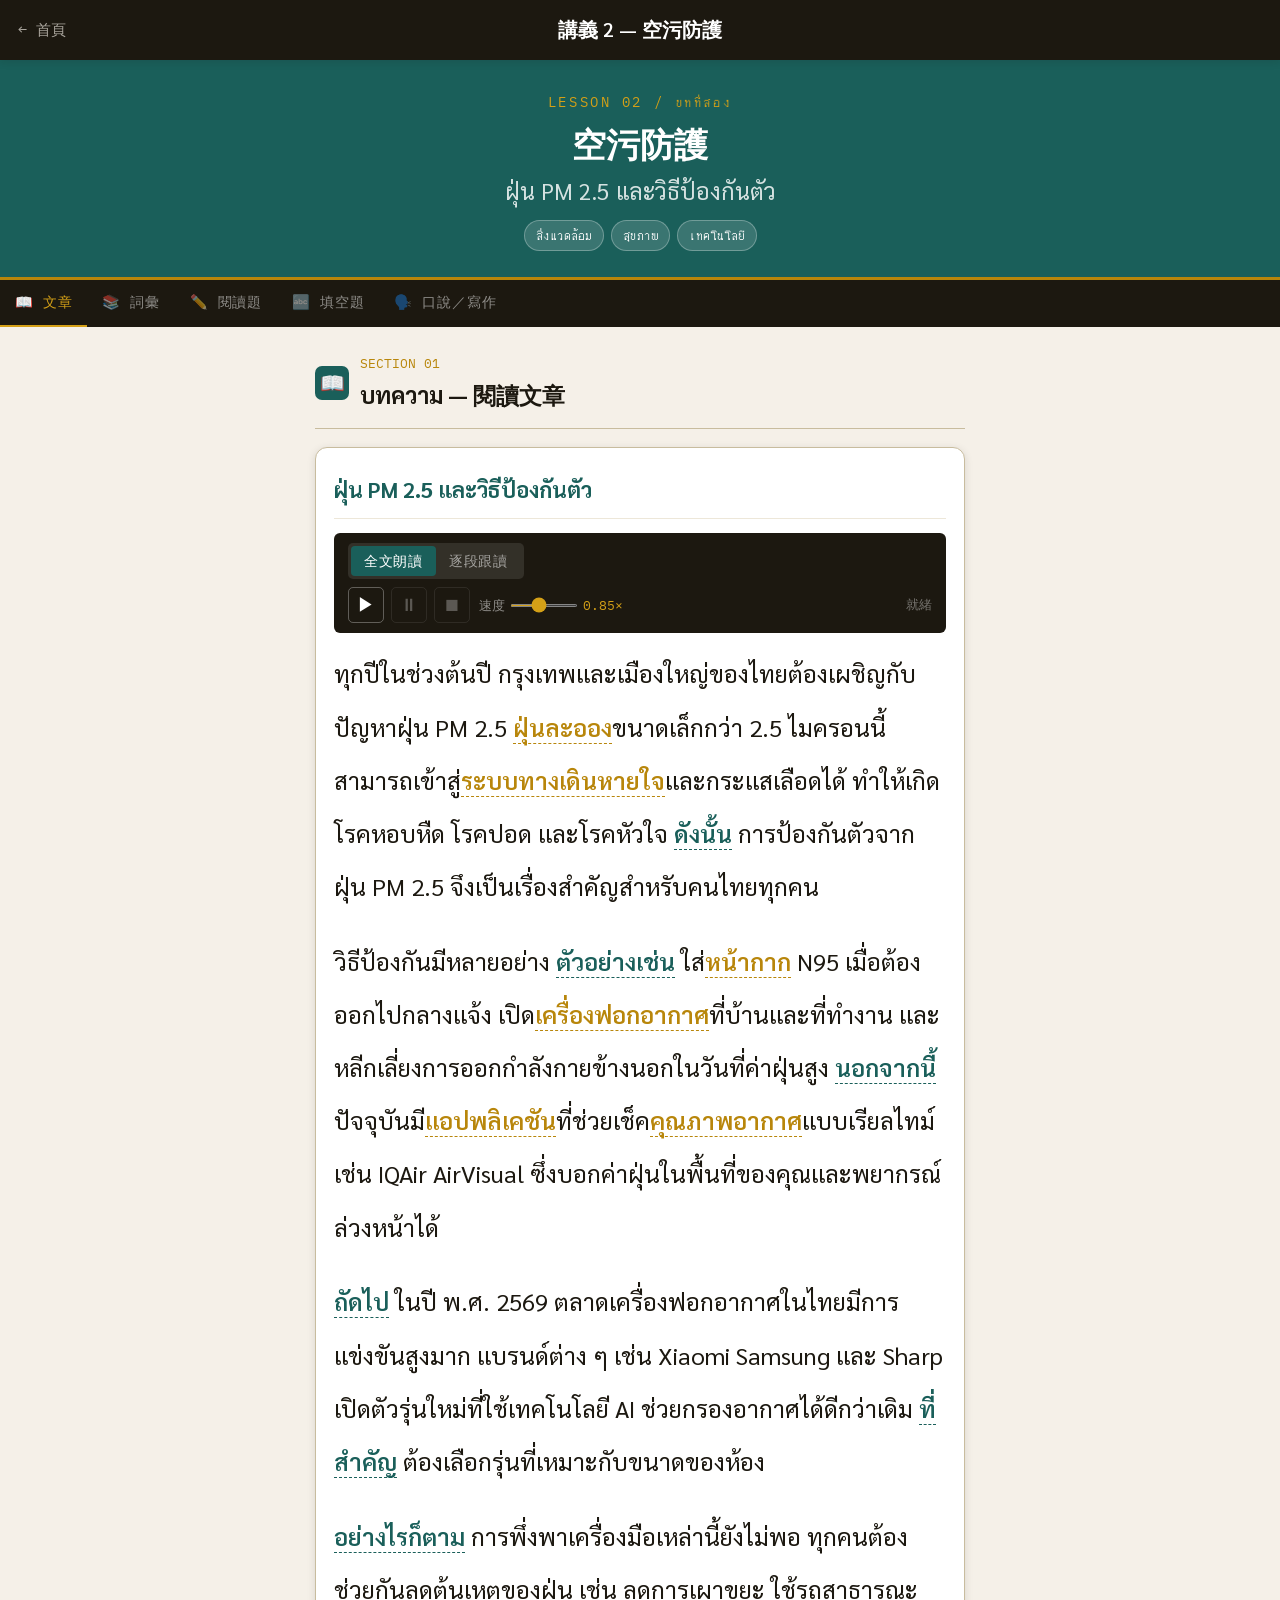
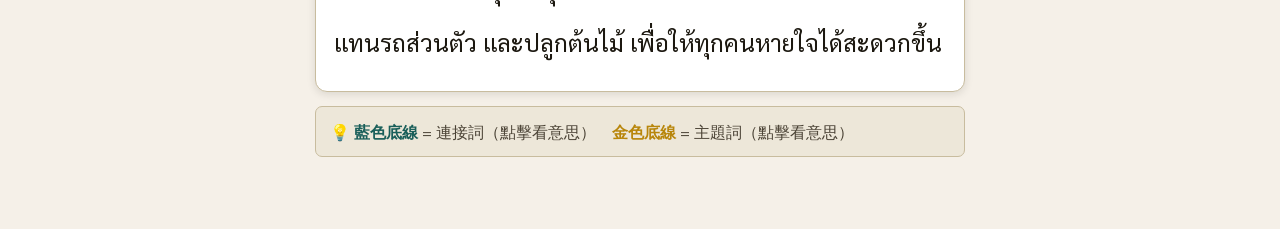
<file: lesson2.html>
<!DOCTYPE html>
<html lang="zh-TW">
<head>
<meta charset="UTF-8">
<meta name="viewport" content="width=device-width,initial-scale=1.0">
<title>講義 2 — ฝุ่น PM 2.5 空污防護</title>
<link rel="stylesheet" href="shared.css">
</head>
<body>
<nav class="top-nav">
  <a href="index.html" class="nav-back">← 首頁</a>
  <span class="nav-title">講義 2 — 空污防護</span>
  <span style="width:48px"></span>
</nav>
<div class="hero">
  <div class="lnum">LESSON 02 / บทที่สอง</div>
  <h1>空污防護</h1>
  <div class="tsub">ฝุ่น PM 2.5 และวิธีป้องกันตัว</div>
  <div class="tags"><span class="tag">สิ่งแวดล้อม</span><span class="tag">สุขภาพ</span><span class="tag">เทคโนโลยี</span></div>
</div>
<div class="tabs">
  <div class="tab active" data-target="p-art">📖 文章</div>
  <div class="tab" data-target="p-voc">📚 詞彙</div>
  <div class="tab" data-target="p-rdg">✏️ 閱讀題</div>
  <div class="tab" data-target="p-fill">🔤 填空題</div>
  <div class="tab" data-target="p-spk">🗣️ 口說／寫作</div>
</div>
<div class="wrap">

<!-- 文章 -->
<div id="p-art" class="panel active">
  <div class="sec-head"><div class="sec-icon">📖</div><div><span class="snum">SECTION 01</span><h2>บทความ — 閱讀文章</h2></div></div>
  <div class="acard">
    <h3>ฝุ่น PM 2.5 และวิธีป้องกันตัว</h3>
    <div class="reader-bar" id="reader-L2">
      <div class="rd-mode-toggle">
        <button class="rd-mode-btn active" id="rd-mode-full-L2" onclick="rdSwitchMode('L2','full')">全文朗讀</button>
        <button class="rd-mode-btn" id="rd-mode-para-L2" onclick="rdSwitchMode('L2','para')">逐段跟讀</button>
      </div>
      <div class="rd-controls" id="rd-full-L2">
        <button class="rd-btn rd-play" onclick="rdPlay('L2')" title="播放">▶</button>
        <button class="rd-btn rd-pause" onclick="rdPause('L2')" title="暫停/繼續" disabled>⏸</button>
        <button class="rd-btn rd-stop" onclick="rdStop()" title="停止" disabled>⏹</button>
        <div class="rd-speed-wrap">
          <span class="rd-speed-label">速度</span>
          <input class="rd-speed" type="range" min="0.5" max="1.5" step="0.1" value="0.85" oninput="rdSetSpeed(this.value,'L2')">
          <span class="rd-speed-val" id="rd-speed-val-L2">0.85×</span>
        </div>
        <span class="rd-status" id="rd-status-L2">就緒</span>
      </div>
      <div class="rd-controls" id="rd-para-L2" style="display:none">
        <button class="rd-btn" onclick="rdParaPrev('L2')" title="上一段">◀</button>
        <button class="rd-btn rd-play" id="rd-para-play-L2" onclick="rdParaPlay('L2')" title="播放此段">▶</button>
        <button class="rd-btn" onclick="rdParaNext('L2')" title="下一段">▶▶</button>
        <button class="rd-btn rd-loop-btn" id="rd-loop-L2" onclick="rdToggleLoop('L2')" title="單段循環">🔁</button>
        <div class="rd-speed-wrap">
          <span class="rd-speed-label">速度</span>
          <input class="rd-speed" type="range" min="0.5" max="1.5" step="0.1" value="0.85" oninput="rdSetSpeed(this.value,'L2')">
          <span class="rd-speed-val" id="rd-speed-val2-L2">0.85×</span>
        </div>
        <span class="rd-status" id="rd-para-status-L2">第 1 / 4 段</span>
      </div>
    </div>
    <div class="abody">
      <p data-para="0">ทุกปีในช่วงต้นปี กรุงเทพและเมืองใหญ่ของไทยต้องเผชิญกับปัญหาฝุ่น PM 2.5 <span class="vword" title="粉塵懸浮顆粒">ฝุ่นละออง</span>ขนาดเล็กกว่า 2.5 ไมครอนนี้สามารถเข้าสู่<span class="vword" title="呼吸系統">ระบบทางเดินหายใจ</span>และกระแสเลือดได้ ทำให้เกิดโรคหอบหืด โรคปอด และโรคหัวใจ <span class="conj" title="因此">ดังนั้น</span> การป้องกันตัวจากฝุ่น PM 2.5 จึงเป็นเรื่องสำคัญสำหรับคนไทยทุกคน</p>
      <p data-para="1">วิธีป้องกันมีหลายอย่าง <span class="conj" title="例如">ตัวอย่างเช่น</span> ใส่<span class="vword" title="口罩">หน้ากาก</span> N95 เมื่อต้องออกไปกลางแจ้ง เปิด<span class="vword" title="空氣清淨機">เครื่องฟอกอากาศ</span>ที่บ้านและที่ทำงาน และหลีกเลี่ยงการออกกำลังกายข้างนอกในวันที่ค่าฝุ่นสูง <span class="conj" title="此外">นอกจากนี้</span> ปัจจุบันมี<span class="vword" title="應用程式">แอปพลิเคชัน</span>ที่ช่วยเช็ค<span class="vword" title="空氣品質">คุณภาพอากาศ</span>แบบเรียลไทม์ เช่น IQAir AirVisual ซึ่งบอกค่าฝุ่นในพื้นที่ของคุณและพยากรณ์ล่วงหน้าได้</p>
      <p data-para="2"><span class="conj" title="接下來">ถัดไป</span> ในปี พ.ศ. 2569 ตลาดเครื่องฟอกอากาศในไทยมีการแข่งขันสูงมาก แบรนด์ต่าง ๆ เช่น Xiaomi Samsung และ Sharp เปิดตัวรุ่นใหม่ที่ใช้เทคโนโลยี AI ช่วยกรองอากาศได้ดีกว่าเดิม <span class="conj" title="重要的是">ที่สำคัญ</span> ต้องเลือกรุ่นที่เหมาะกับขนาดของห้อง</p>
      <p data-para="3"><span class="conj" title="然而">อย่างไรก็ตาม</span> การพึ่งพาเครื่องมือเหล่านี้ยังไม่พอ ทุกคนต้องช่วยกันลดต้นเหตุของฝุ่น เช่น ลดการเผาขยะ ใช้รถสาธารณะแทนรถส่วนตัว และปลูกต้นไม้ เพื่อให้ทุกคนหายใจได้สะดวกขึ้น</p>
    </div>
  </div>
  <div class="info">💡 <span style="color:var(--teal);font-weight:600">藍色底線</span> = 連接詞（點擊看意思）　<span style="color:var(--gold);font-weight:600">金色底線</span> = 主題詞（點擊看意思）</div>
</div>

<!-- 詞彙 -->
<div id="p-voc" class="panel">
  <div class="sec-head"><div class="sec-icon">📚</div><div><span class="snum">SECTION 02</span><h2>คำศัพท์ — 詞彙 12 個</h2></div></div>
  <div class="conj-compact-label">§1 — คำเชื่อม 連接詞（6 個）· 四回共用 · <a href="appendix.html#conj" class="cc-link">附錄B詳解 →</a></div>
<div class="conj-compact">
  <div class="cc-left">
    
    <div>
      <div class="cc-thai" onclick="speak('ตัวอย่างเช่น')" title="點擊發音">ตัวอย่างเช่น</div>
      <div class="cc-zh">例如 <span style="font-family:'IBM Plex Mono',monospace;font-size:.62rem;color:var(--ink2)">/ dtuua-yàang-chên /</span></div>
    </div>
  </div>
</div>
<div class="conj-compact">
  <div class="cc-left">
    
    <div>
      <div class="cc-thai" onclick="speak('นอกจากนี้')" title="點擊發音">นอกจากนี้</div>
      <div class="cc-zh">此外 <span style="font-family:'IBM Plex Mono',monospace;font-size:.62rem;color:var(--ink2)">/ nâawk-jàak-níi /</span></div>
    </div>
  </div>
</div>
<div class="conj-compact">
  <div class="cc-left">
    
    <div>
      <div class="cc-thai" onclick="speak('ถัดไป')" title="點擊發音">ถัดไป</div>
      <div class="cc-zh">接下來 <span style="font-family:'IBM Plex Mono',monospace;font-size:.62rem;color:var(--ink2)">/ thàt-bpai /</span></div>
    </div>
  </div>
</div>
<div class="conj-compact">
  <div class="cc-left">
    
    <div>
      <div class="cc-thai" onclick="speak('ที่สำคัญ')" title="點擊發音">ที่สำคัญ</div>
      <div class="cc-zh">重要的是 <span style="font-family:'IBM Plex Mono',monospace;font-size:.62rem;color:var(--ink2)">/ thîi-sǎm-khan /</span></div>
    </div>
  </div>
</div>
<div class="conj-compact">
  <div class="cc-left">
    
    <div>
      <div class="cc-thai" onclick="speak('อย่างไรก็ตาม')" title="點擊發音">อย่างไรก็ตาม</div>
      <div class="cc-zh">然而 <span style="font-family:'IBM Plex Mono',monospace;font-size:.62rem;color:var(--ink2)">/ yàang-rai-gôr-dtaam /</span></div>
    </div>
  </div>
</div>
<div class="conj-compact">
  <div class="cc-left">
    
    <div>
      <div class="cc-thai" onclick="speak('ดังนั้น')" title="點擊發音">ดังนั้น</div>
      <div class="cc-zh">因此 <span style="font-family:'IBM Plex Mono',monospace;font-size:.62rem;color:var(--ink2)">/ dang-nán /</span></div>
    </div>
  </div>
</div>
<div class="vlabel">PART 2 — คำศัพท์จากบทความ 主題詞（6 個）</div>
  <div class="vgrid">
    <div class="conj-compact">
  <div class="cc-left">
    <div>
      <div class="cc-thai" onclick="speak('ฝุ่นละออง')" title="點擊發音">ฝุ่นละออง</div>
      <div class="cc-zh">粉塵、懸浮顆粒<span class="vpos">n.</span> <span style="font-family:'IBM Plex Mono',monospace;font-size:.62rem;color:var(--ink2)">/ fùn lá-aawng /</span></div>
    </div>
  </div>
</div>
    <div class="conj-compact">
  <div class="cc-left">
    <div>
      <div class="cc-thai" onclick="speak('หน้ากาก')" title="點擊發音">หน้ากาก</div>
      <div class="cc-zh">口罩、面罩<span class="vpos">n.</span> <span style="font-family:'IBM Plex Mono',monospace;font-size:.62rem;color:var(--ink2)">/ nâa-gàak /</span></div>
    </div>
  </div>
</div>
    <div class="conj-compact">
  <div class="cc-left">
    <div>
      <div class="cc-thai" onclick="speak('เครื่องฟอกอากาศ')" title="點擊發音">เครื่องฟอกอากาศ</div>
      <div class="cc-zh">空氣清淨機<span class="vpos">n.</span> <span style="font-family:'IBM Plex Mono',monospace;font-size:.62rem;color:var(--ink2)">/ khrêuuang fâawk aa-gàat /</span></div>
    </div>
  </div>
</div>
    <div class="conj-compact">
  <div class="cc-left">
    <div>
      <div class="cc-thai" onclick="speak('คุณภาพอากาศ')" title="點擊發音">คุณภาพอากาศ</div>
      <div class="cc-zh">空氣品質<span class="vpos">n.</span> <span style="font-family:'IBM Plex Mono',monospace;font-size:.62rem;color:var(--ink2)">/ khun-ná-phâap aa-gàat /</span></div>
    </div>
  </div>
</div>
    <div class="conj-compact">
  <div class="cc-left">
    <div>
      <div class="cc-thai" onclick="speak('ระบบทางเดินหายใจ')" title="點擊發音">ระบบทางเดินหายใจ</div>
      <div class="cc-zh">呼吸系統<span class="vpos">n.</span> <span style="font-family:'IBM Plex Mono',monospace;font-size:.62rem;color:var(--ink2)">/ rá-bòp thaang-dern hǎai-jai /</span></div>
    </div>
  </div>
</div>
    <div class="conj-compact">
  <div class="cc-left">
    <div>
      <div class="cc-thai" onclick="speak('แอปพลิเคชัน')" title="點擊發音">แอปพลิเคชัน</div>
      <div class="cc-zh">應用程式<span class="vpos">n.</span> <span style="font-family:'IBM Plex Mono',monospace;font-size:.62rem;color:var(--ink2)">/ àep-phlí-khee-chân /</span></div>
    </div>
  </div>
</div>
  </div>
</div>



<!-- 閱讀題 -->
<div id="p-rdg" class="panel">
  <div class="sec-head"><div class="sec-icon">✏️</div><div><span class="snum">SECTION 03</span><h2>แบบฝึกหัดการอ่าน — 閱讀題</h2></div></div>
  <div id="q2">
    <div class="qprog"><span class="plabel">0/6</span><div class="pbar"><div class="pfill" style="width:0%"></div></div><span>6 題</span></div>
    <div class="qcard"><div class="qn">Q1</div><div class="qbadge">主旨題</div><div class="qt">บทความนี้มีจุดมุ่งหมายเพื่ออะไร?</div><div class="opts">
      <button class="obtn"><span class="oletter">ก</span><span class="otext">แนะนำแบรนด์เครื่องฟอกอากาศที่ดีที่สุด</span></button>
      <button class="obtn"><span class="oletter">ข</span><span class="otext">นำเสนอวิธีป้องกันตัวจากฝุ่น PM 2.5 และแก้ปัญหาในระยะยาว</span></button>
      <button class="obtn"><span class="oletter">ค</span><span class="otext">วิจารณ์รัฐบาลที่ไม่แก้ปัญหาฝุ่น</span></button>
      <button class="obtn"><span class="oletter">ง</span><span class="otext">แนะนำให้คนไทยย้ายไปอยู่ต่างประเทศ</span></button>
    </div><div class="fb"></div></div>
    <div class="qcard"><div class="qn">Q2</div><div class="qbadge">細節題</div><div class="qt">ฝุ่น PM 2.5 มีขนาดเล็กกว่าเท่าไร?</div><div class="opts">
      <button class="obtn"><span class="oletter">ก</span><span class="otext">0.5 ไมครอน</span></button>
      <button class="obtn"><span class="oletter">ข</span><span class="otext">1 ไมครอน</span></button>
      <button class="obtn"><span class="oletter">ค</span><span class="otext">2.5 ไมครอน</span></button>
      <button class="obtn"><span class="oletter">ง</span><span class="otext">5 ไมครอน</span></button>
    </div><div class="fb"></div></div>
    <div class="qcard"><div class="qn">Q3</div><div class="qbadge">細節題</div><div class="qt">ตามบทความ แอปพลิเคชันใดที่ช่วยเช็คคุณภาพอากาศ?</div><div class="opts">
      <button class="obtn"><span class="oletter">ก</span><span class="otext">Google Maps</span></button>
      <button class="obtn"><span class="oletter">ข</span><span class="otext">IQAir AirVisual</span></button>
      <button class="obtn"><span class="oletter">ค</span><span class="otext">Line</span></button>
      <button class="obtn"><span class="oletter">ง</span><span class="otext">Facebook</span></button>
    </div><div class="fb"></div></div>
    <div class="qcard"><div class="qn">Q4</div><div class="qbadge">詞義題</div><div class="qt">คำว่า "พึ่งพา" ในบทความ หมายถึงอะไร?</div><div class="opts">
      <button class="obtn"><span class="oletter">ก</span><span class="otext">อาศัย พึ่งบางสิ่งบางอย่าง</span></button>
      <button class="obtn"><span class="oletter">ข</span><span class="otext">หลีกหนี</span></button>
      <button class="obtn"><span class="oletter">ค</span><span class="otext">ทำลาย</span></button>
      <button class="obtn"><span class="oletter">ง</span><span class="otext">ขาย</span></button>
    </div><div class="fb"></div></div>
    <div class="qcard"><div class="qn">Q5</div><div class="qbadge">觀點題</div><div class="qt">ผู้เขียนมีทัศนคติอย่างไรต่อการป้องกันฝุ่น PM 2.5?</div><div class="opts">
      <button class="obtn"><span class="oletter">ก</span><span class="otext">ใช้เครื่องฟอกอากาศก็พอ</span></button>
      <button class="obtn"><span class="oletter">ข</span><span class="otext">ใส่หน้ากากก็พอ</span></button>
      <button class="obtn"><span class="oletter">ค</span><span class="otext">ต้องป้องกันส่วนตัวและช่วยกันลดต้นเหตุของฝุ่นด้วย</span></button>
      <button class="obtn"><span class="oletter">ง</span><span class="otext">ไม่ต้องทำอะไร เพราะแก้ไม่ได้</span></button>
    </div><div class="fb"></div></div>
    <div class="qcard"><div class="qn">Q6</div><div class="qbadge">反推題</div><div class="qt">ข้อใด ไม่ใช่ วิธีลดต้นเหตุของฝุ่นที่บทความกล่าวถึง?</div><div class="opts">
      <button class="obtn"><span class="oletter">ก</span><span class="otext">ลดการเผาขยะ</span></button>
      <button class="obtn"><span class="oletter">ข</span><span class="otext">ใช้รถสาธารณะแทนรถส่วนตัว</span></button>
      <button class="obtn"><span class="oletter">ค</span><span class="otext">ปลูกต้นไม้</span></button>
      <button class="obtn"><span class="oletter">ง</span><span class="otext">เปิดเครื่องปรับอากาศตลอดเวลา</span></button>
    </div><div class="fb"></div></div>
    <div class="scorebar"><div class="sn">—</div><div class="sl">閱讀題得分</div><br><button class="rbtn" onclick="resetQuiz('q2');initQuiz('q2',[1,2,1,0,2,3])">重新作答</button></div>
  </div>
</div>

<!-- 填空題 -->
<div id="p-fill" class="panel">
  <div class="sec-head"><div class="sec-icon">🔤</div><div><span class="snum">SECTION 04</span><h2>แบบฝึกหัดเติมคำ — 填空題</h2></div></div>
  <div class="info">點選最適合填入空格的連接詞：</div>
  <div id="f2">
    <div class="fq"><div class="fqn">Q1</div><div class="fsen">ฝุ่น PM 2.5 เป็นอันตรายต่อสุขภาพ _______ เราจึงต้องป้องกันตัวเอง</div><div class="bchips"><button class="chip" data-value="ดังนั้น">ดังนั้น</button><button class="chip" data-value="ถัดไป">ถัดไป</button><button class="chip" data-value="ตัวอย่างเช่น">ตัวอย่างเช่น</button><button class="chip" data-value="อย่างไรก็ตาม">อย่างไรก็ตาม</button></div><div class="fanswer"></div></div>
    <div class="fq"><div class="fqn">Q2</div><div class="fsen">หน้ากากกันฝุ่นมีหลายแบบ _______ N95 และ KF94</div><div class="bchips"><button class="chip" data-value="ตัวอย่างเช่น">ตัวอย่างเช่น</button><button class="chip" data-value="นอกจากนี้">นอกจากนี้</button><button class="chip" data-value="ดังนั้น">ดังนั้น</button><button class="chip" data-value="อย่างไรก็ตาม">อย่างไรก็ตาม</button></div><div class="fanswer"></div></div>
    <div class="fq"><div class="fqn">Q3</div><div class="fsen">เครื่องฟอกอากาศช่วยกรองฝุ่นในบ้านได้ _______ ยังลดกลิ่นและสารก่อภูมิแพ้</div><div class="bchips"><button class="chip" data-value="นอกจากนี้">นอกจากนี้</button><button class="chip" data-value="ดังนั้น">ดังนั้น</button><button class="chip" data-value="ถัดไป">ถัดไป</button><button class="chip" data-value="ตัวอย่างเช่น">ตัวอย่างเช่น</button></div><div class="fanswer"></div></div>
    <div class="fq"><div class="fqn">Q4</div><div class="fsen">ขั้นแรกเช็คค่าฝุ่นในแอป _______ จึงตัดสินใจว่าจะออกไปข้างนอกหรือไม่</div><div class="bchips"><button class="chip" data-value="ถัดไป">ถัดไป</button><button class="chip" data-value="นอกจากนี้">นอกจากนี้</button><button class="chip" data-value="ดังนั้น">ดังนั้น</button><button class="chip" data-value="ตัวอย่างเช่น">ตัวอย่างเช่น</button></div><div class="fanswer"></div></div>
    <div class="fq"><div class="fqn">Q5</div><div class="fsen">_______ ที่สุดของการป้องกันคือต้องทำหลายวิธีพร้อมกัน</div><div class="bchips"><button class="chip" data-value="ที่สำคัญ">ที่สำคัญ</button><button class="chip" data-value="ดังนั้น">ดังนั้น</button><button class="chip" data-value="ถัดไป">ถัดไป</button><button class="chip" data-value="นอกจากนี้">นอกจากนี้</button></div><div class="fanswer"></div></div>
    <div class="fq"><div class="fqn">Q6</div><div class="fsen">แอปพลิเคชันสามารถบอกค่าฝุ่นได้ _______ การมองด้วยตาเปล่าก็ยังจำเป็น</div><div class="bchips"><button class="chip" data-value="อย่างไรก็ตาม">อย่างไรก็ตาม</button><button class="chip" data-value="นอกจากนี้">นอกจากนี้</button><button class="chip" data-value="ดังนั้น">ดังนั้น</button><button class="chip" data-value="ตัวอย่างเช่น">ตัวอย่างเช่น</button></div><div class="fanswer"></div></div>
  <div style="text-align:center;margin-top:14px">
    <button class="rbtn" onclick="resetFill('f2');initFill('f2',['ดังนั้น','ตัวอย่างเช่น','นอกจากนี้','ถัดไป','ที่สำคัญ','อย่างไรก็ตาม'])">重新作答</button>
  </div>
  </div>
</div>

<!-- 口說／寫作 -->
<div id="p-spk" class="panel">
  <div class="sec-head"><div class="sec-icon">🗣️</div><div><span class="snum">SECTION 05–07</span><h2>การพูด &amp; การเขียน</h2></div></div>
  <div class="acard">
    <h3>ส่วนที่ ๑：บทสนทนาประจำวัน</h3>
    <div class="abody" style="font-family:'Sarabun',sans-serif;font-size:.9rem;">
      <p><strong>Q1：</strong>คุณป้องกันตัวเองจากฝุ่น PM 2.5 อย่างไรบ้าง?<br><span style="color:var(--ink2);font-size:.82rem;">你如何保護自己免受 PM 2.5 侵害？</span></p>
      <p><strong>Q2：</strong>คุณเคยรู้สึกไม่สบายจากฝุ่นไหม? เช่น คันตา ไอ หรือหายใจไม่สะดวก?<br><span style="color:var(--ink2);font-size:.82rem;">你有沒有因為空污而感到不適？</span></p>
    </div>
  </div>
  <div class="acard">
    <h3>ส่วนที่ ๒：การพูดสั้น 2 นาที（選一題）</h3>
    <div class="abody" style="font-family:'Sarabun',sans-serif;font-size:.9rem;">
      <p><strong>A：</strong>รัฐบาลควรทำอย่างไรเพื่อแก้ปัญหาฝุ่น PM 2.5 ในระยะยาว?</p>
      <p><strong>B：</strong>คุณคิดว่าการใช้เทคโนโลยี เช่น เครื่องฟอกอากาศและแอป สามารถแก้ปัญหาฝุ่นได้จริงไหม?</p>
    </div>
  </div>
  <div class="acard">
    <h3>แบบฝึกหัดการเขียน 10–15 ประโยค</h3>
    <div class="abody" style="font-family:'Sarabun',sans-serif;font-size:.88rem;">
      <p style="color:var(--teal);font-weight:600;">「คุณป้องกันตัวเองจากฝุ่น PM 2.5 อย่างไร? ทุกคนสามารถช่วยกันลดต้นเหตุของฝุ่นได้อย่างไรบ้าง?」</p>
    </div>
    <div class="info teal" style="margin-top:10px;">必用連接詞（至少 3 個）：ตัวอย่างเช่น／นอกจากนี้／ถัดไป／ที่สำคัญ／อย่างไรก็ตาม／ดังนั้น</div>
  </div>
  <div class="info">🎧 <strong>聽力題（Q1–Q5）</strong>主題：如何減少室內 PM 2.5。</div>
</div>

</div>
<script src="quiz.js"></script>
<script>
initTabs();
initQuiz('q2',[1,2,1,0,2,3]);initFill('f2',['ดังนั้น','ตัวอย่างเช่น','นอกจากนี้','ถัดไป','ที่สำคัญ','อย่างไรก็ตาม']);
</script>
</body>
</html>
</file>
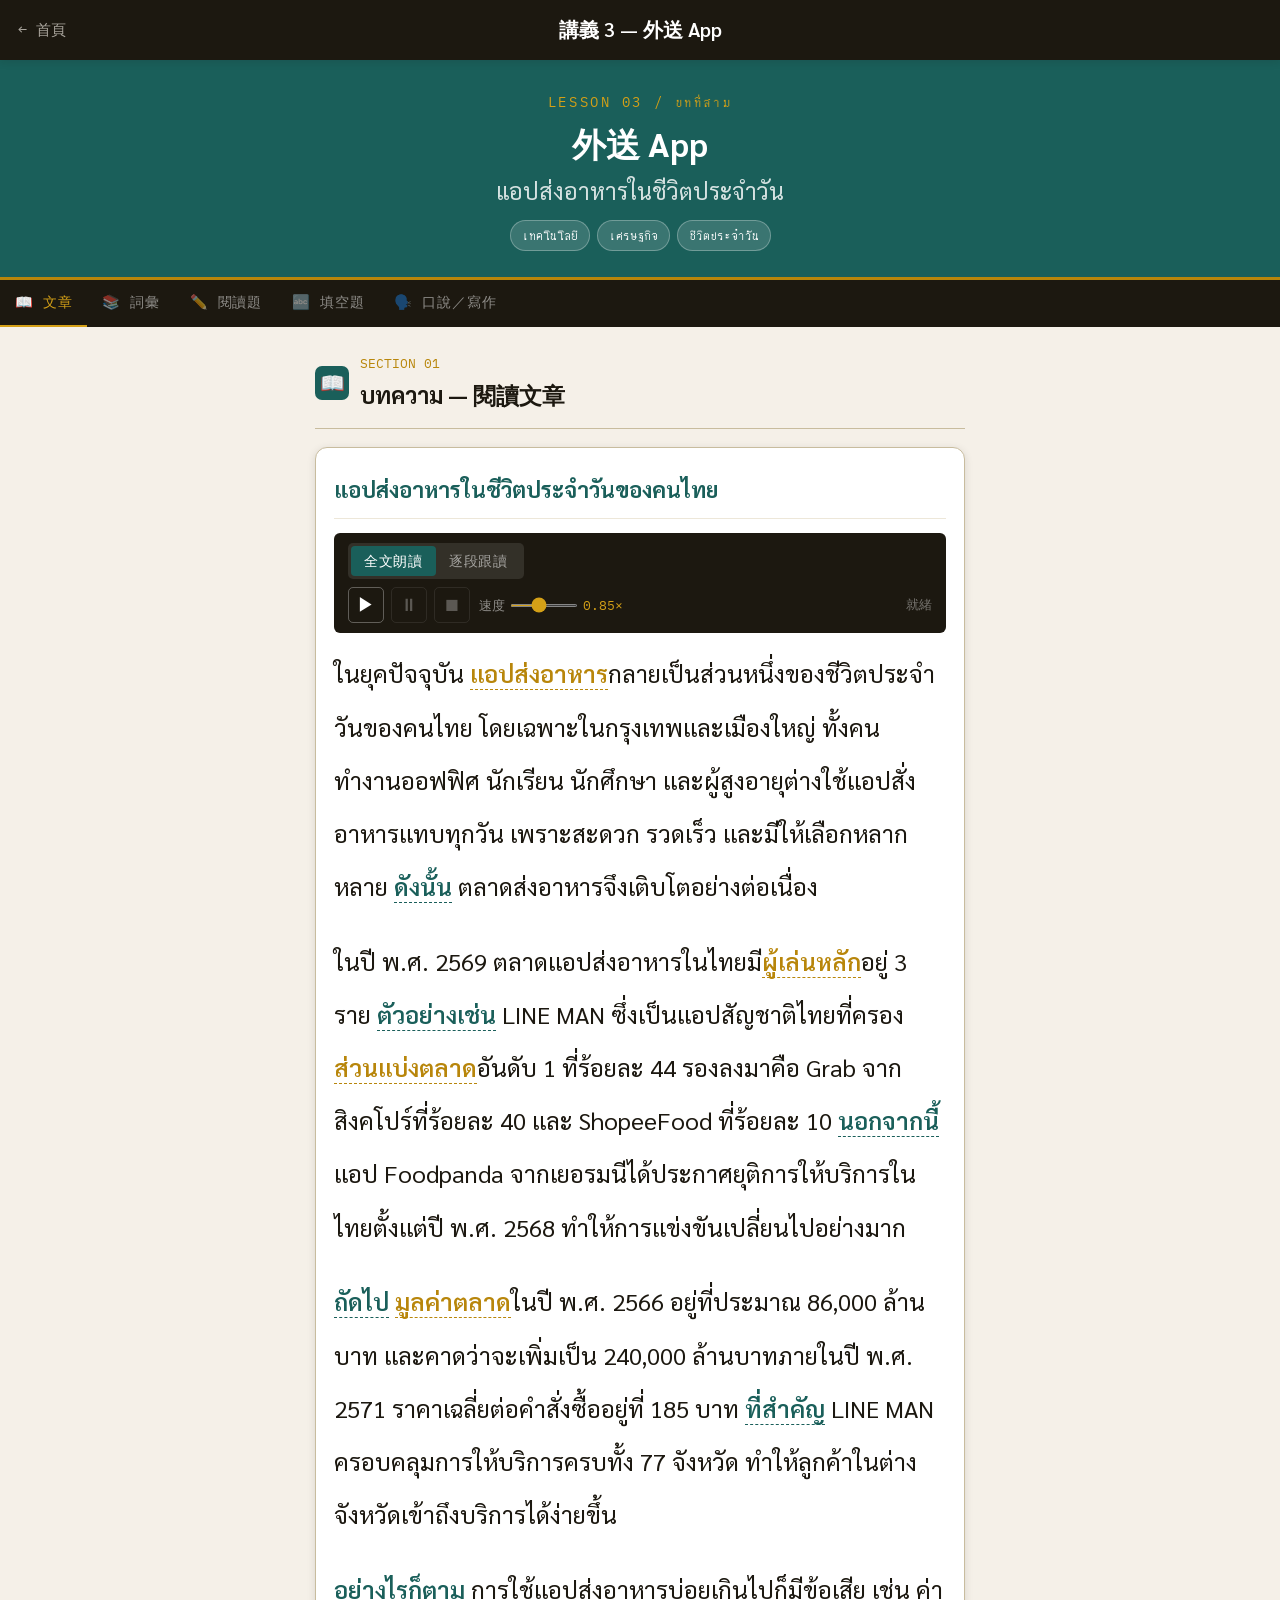
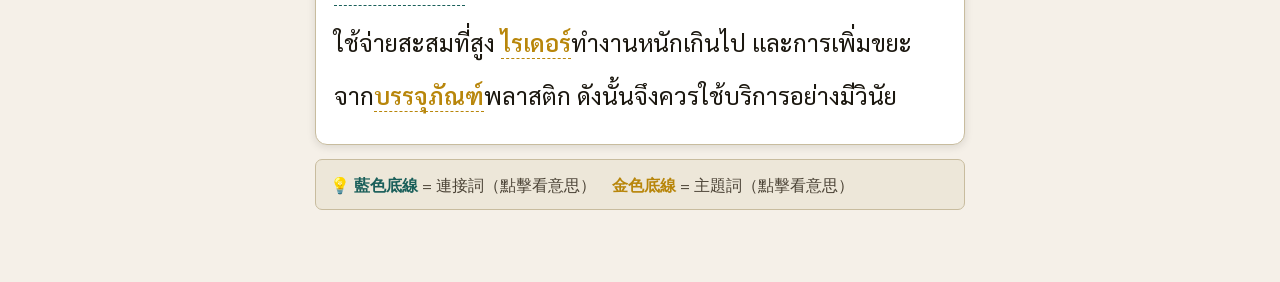
<file: lesson3.html>
<!DOCTYPE html>
<html lang="zh-TW">
<head>
<meta charset="UTF-8">
<meta name="viewport" content="width=device-width,initial-scale=1.0">
<title>講義 3 — แอปส่งอาหาร 外送 App</title>
<link rel="stylesheet" href="shared.css">
</head>
<body>
<nav class="top-nav">
  <a href="index.html" class="nav-back">← 首頁</a>
  <span class="nav-title">講義 3 — 外送 App</span>
  <span style="width:48px"></span>
</nav>
<div class="hero">
  <div class="lnum">LESSON 03 / บทที่สาม</div>
  <h1>外送 App</h1>
  <div class="tsub">แอปส่งอาหารในชีวิตประจำวัน</div>
  <div class="tags"><span class="tag">เทคโนโลยี</span><span class="tag">เศรษฐกิจ</span><span class="tag">ชีวิตประจำวัน</span></div>
</div>
<div class="tabs">
  <div class="tab active" data-target="p-art">📖 文章</div>
  <div class="tab" data-target="p-voc">📚 詞彙</div>
  <div class="tab" data-target="p-rdg">✏️ 閱讀題</div>
  <div class="tab" data-target="p-fill">🔤 填空題</div>
  <div class="tab" data-target="p-spk">🗣️ 口說／寫作</div>
</div>
<div class="wrap">

<!-- 文章 -->
<div id="p-art" class="panel active">
  <div class="sec-head"><div class="sec-icon">📖</div><div><span class="snum">SECTION 01</span><h2>บทความ — 閱讀文章</h2></div></div>
  <div class="acard">
    <h3>แอปส่งอาหารในชีวิตประจำวันของคนไทย</h3>
    <div class="reader-bar" id="reader-L3">
      <div class="rd-mode-toggle">
        <button class="rd-mode-btn active" id="rd-mode-full-L3" onclick="rdSwitchMode('L3','full')">全文朗讀</button>
        <button class="rd-mode-btn" id="rd-mode-para-L3" onclick="rdSwitchMode('L3','para')">逐段跟讀</button>
      </div>
      <div class="rd-controls" id="rd-full-L3">
        <button class="rd-btn rd-play" onclick="rdPlay('L3')" title="播放">▶</button>
        <button class="rd-btn rd-pause" onclick="rdPause('L3')" title="暫停/繼續" disabled>⏸</button>
        <button class="rd-btn rd-stop" onclick="rdStop()" title="停止" disabled>⏹</button>
        <div class="rd-speed-wrap">
          <span class="rd-speed-label">速度</span>
          <input class="rd-speed" type="range" min="0.5" max="1.5" step="0.1" value="0.85" oninput="rdSetSpeed(this.value,'L3')">
          <span class="rd-speed-val" id="rd-speed-val-L3">0.85×</span>
        </div>
        <span class="rd-status" id="rd-status-L3">就緒</span>
      </div>
      <div class="rd-controls" id="rd-para-L3" style="display:none">
        <button class="rd-btn" onclick="rdParaPrev('L3')" title="上一段">◀</button>
        <button class="rd-btn rd-play" id="rd-para-play-L3" onclick="rdParaPlay('L3')" title="播放此段">▶</button>
        <button class="rd-btn" onclick="rdParaNext('L3')" title="下一段">▶▶</button>
        <button class="rd-btn rd-loop-btn" id="rd-loop-L3" onclick="rdToggleLoop('L3')" title="單段循環">🔁</button>
        <div class="rd-speed-wrap">
          <span class="rd-speed-label">速度</span>
          <input class="rd-speed" type="range" min="0.5" max="1.5" step="0.1" value="0.85" oninput="rdSetSpeed(this.value,'L3')">
          <span class="rd-speed-val" id="rd-speed-val2-L3">0.85×</span>
        </div>
        <span class="rd-status" id="rd-para-status-L3">第 1 / 4 段</span>
      </div>
    </div>
    <div class="abody">
      <p data-para="0">ในยุคปัจจุบัน <span class="vword" title="外送App">แอปส่งอาหาร</span>กลายเป็นส่วนหนึ่งของชีวิตประจำวันของคนไทย โดยเฉพาะในกรุงเทพและเมืองใหญ่ ทั้งคนทำงานออฟฟิศ นักเรียน นักศึกษา และผู้สูงอายุต่างใช้แอปสั่งอาหารแทบทุกวัน เพราะสะดวก รวดเร็ว และมีให้เลือกหลากหลาย <span class="conj" title="因此">ดังนั้น</span> ตลาดส่งอาหารจึงเติบโตอย่างต่อเนื่อง</p>
      <p data-para="1">ในปี พ.ศ. 2569 ตลาดแอปส่งอาหารในไทยมี<span class="vword" title="主要業者">ผู้เล่นหลัก</span>อยู่ 3 ราย <span class="conj" title="例如">ตัวอย่างเช่น</span> LINE MAN ซึ่งเป็นแอปสัญชาติไทยที่ครอง<span class="vword" title="市佔率">ส่วนแบ่งตลาด</span>อันดับ 1 ที่ร้อยละ 44 รองลงมาคือ Grab จากสิงคโปร์ที่ร้อยละ 40 และ ShopeeFood ที่ร้อยละ 10 <span class="conj" title="此外">นอกจากนี้</span> แอป Foodpanda จากเยอรมนีได้ประกาศยุติการให้บริการในไทยตั้งแต่ปี พ.ศ. 2568 ทำให้การแข่งขันเปลี่ยนไปอย่างมาก</p>
      <p data-para="2"><span class="conj" title="接下來">ถัดไป</span> <span class="vword" title="市場規模">มูลค่าตลาด</span>ในปี พ.ศ. 2566 อยู่ที่ประมาณ 86,000 ล้านบาท และคาดว่าจะเพิ่มเป็น 240,000 ล้านบาทภายในปี พ.ศ. 2571 ราคาเฉลี่ยต่อคำสั่งซื้ออยู่ที่ 185 บาท <span class="conj" title="重要的是">ที่สำคัญ</span> LINE MAN ครอบคลุมการให้บริการครบทั้ง 77 จังหวัด ทำให้ลูกค้าในต่างจังหวัดเข้าถึงบริการได้ง่ายขึ้น</p>
      <p data-para="3"><span class="conj" title="然而">อย่างไรก็ตาม</span> การใช้แอปส่งอาหารบ่อยเกินไปก็มีข้อเสีย เช่น ค่าใช้จ่ายสะสมที่สูง <span class="vword" title="外送員">ไรเดอร์</span>ทำงานหนักเกินไป และการเพิ่มขยะจาก<span class="vword" title="包裝容器">บรรจุภัณฑ์</span>พลาสติก ดังนั้นจึงควรใช้บริการอย่างมีวินัย</p>
    </div>
  </div>
  <div class="info">💡 <span style="color:var(--teal);font-weight:600">藍色底線</span> = 連接詞（點擊看意思）　<span style="color:var(--gold);font-weight:600">金色底線</span> = 主題詞（點擊看意思）</div>
</div>

<!-- 詞彙 -->
<div id="p-voc" class="panel">
  <div class="sec-head"><div class="sec-icon">📚</div><div><span class="snum">SECTION 02</span><h2>คำศัพท์ — 詞彙 12 個</h2></div></div>
  <div class="conj-compact-label">§1 — คำเชื่อม 連接詞（6 個）· 四回共用 · <a href="appendix.html#conj" class="cc-link">附錄B詳解 →</a></div>
<div class="conj-compact">
  <div class="cc-left">
    
    <div>
      <div class="cc-thai" onclick="speak('ตัวอย่างเช่น')" title="點擊發音">ตัวอย่างเช่น</div>
      <div class="cc-zh">例如 <span style="font-family:'IBM Plex Mono',monospace;font-size:.62rem;color:var(--ink2)">/ dtuua-yàang-chên /</span></div>
    </div>
  </div>
</div>
<div class="conj-compact">
  <div class="cc-left">
    
    <div>
      <div class="cc-thai" onclick="speak('นอกจากนี้')" title="點擊發音">นอกจากนี้</div>
      <div class="cc-zh">此外 <span style="font-family:'IBM Plex Mono',monospace;font-size:.62rem;color:var(--ink2)">/ nâawk-jàak-níi /</span></div>
    </div>
  </div>
</div>
<div class="conj-compact">
  <div class="cc-left">
    
    <div>
      <div class="cc-thai" onclick="speak('ถัดไป')" title="點擊發音">ถัดไป</div>
      <div class="cc-zh">接下來 <span style="font-family:'IBM Plex Mono',monospace;font-size:.62rem;color:var(--ink2)">/ thàt-bpai /</span></div>
    </div>
  </div>
</div>
<div class="conj-compact">
  <div class="cc-left">
    
    <div>
      <div class="cc-thai" onclick="speak('ที่สำคัญ')" title="點擊發音">ที่สำคัญ</div>
      <div class="cc-zh">重要的是 <span style="font-family:'IBM Plex Mono',monospace;font-size:.62rem;color:var(--ink2)">/ thîi-sǎm-khan /</span></div>
    </div>
  </div>
</div>
<div class="conj-compact">
  <div class="cc-left">
    
    <div>
      <div class="cc-thai" onclick="speak('อย่างไรก็ตาม')" title="點擊發音">อย่างไรก็ตาม</div>
      <div class="cc-zh">然而 <span style="font-family:'IBM Plex Mono',monospace;font-size:.62rem;color:var(--ink2)">/ yàang-rai-gôr-dtaam /</span></div>
    </div>
  </div>
</div>
<div class="conj-compact">
  <div class="cc-left">
    
    <div>
      <div class="cc-thai" onclick="speak('ดังนั้น')" title="點擊發音">ดังนั้น</div>
      <div class="cc-zh">因此 <span style="font-family:'IBM Plex Mono',monospace;font-size:.62rem;color:var(--ink2)">/ dang-nán /</span></div>
    </div>
  </div>
</div>
<div class="vlabel">PART 2 — คำศัพท์จากบทความ 主題詞（6 個）</div>
  <div class="vgrid">
    <div class="conj-compact">
  <div class="cc-left">
    <div>
      <div class="cc-thai" onclick="speak('แอปส่งอาหาร')" title="點擊發音">แอปส่งอาหาร</div>
      <div class="cc-zh">外送 App<span class="vpos">n.</span> <span style="font-family:'IBM Plex Mono',monospace;font-size:.62rem;color:var(--ink2)">/ àep sòng aa-hǎan /</span></div>
    </div>
  </div>
</div>
    <div class="conj-compact">
  <div class="cc-left">
    <div>
      <div class="cc-thai" onclick="speak('ไรเดอร์')" title="點擊發音">ไรเดอร์</div>
      <div class="cc-zh">外送員（rider 音譯）<span class="vpos">n.</span> <span style="font-family:'IBM Plex Mono',monospace;font-size:.62rem;color:var(--ink2)">/ rai-dêə /</span></div>
    </div>
  </div>
</div>
    <div class="conj-compact">
  <div class="cc-left">
    <div>
      <div class="cc-thai" onclick="speak('ส่วนแบ่งตลาด')" title="點擊發音">ส่วนแบ่งตลาด</div>
      <div class="cc-zh">市佔率<span class="vpos">n.</span> <span style="font-family:'IBM Plex Mono',monospace;font-size:.62rem;color:var(--ink2)">/ sùuan-bàaeng dtà-làat /</span></div>
    </div>
  </div>
</div>
    <div class="conj-compact">
  <div class="cc-left">
    <div>
      <div class="cc-thai" onclick="speak('มูลค่าตลาด')" title="點擊發音">มูลค่าตลาด</div>
      <div class="cc-zh">市場規模<span class="vpos">n.</span> <span style="font-family:'IBM Plex Mono',monospace;font-size:.62rem;color:var(--ink2)">/ muun-lá-khâa dtà-làat /</span></div>
    </div>
  </div>
</div>
    <div class="conj-compact">
  <div class="cc-left">
    <div>
      <div class="cc-thai" onclick="speak('ผู้เล่นหลัก')" title="點擊發音">ผู้เล่นหลัก</div>
      <div class="cc-zh">主要業者<span class="vpos">n.</span> <span style="font-family:'IBM Plex Mono',monospace;font-size:.62rem;color:var(--ink2)">/ phûu lên làk /</span></div>
    </div>
  </div>
</div>
    <div class="conj-compact">
  <div class="cc-left">
    <div>
      <div class="cc-thai" onclick="speak('บรรจุภัณฑ์')" title="點擊發音">บรรจุภัณฑ์</div>
      <div class="cc-zh">包裝、容器<span class="vpos">n.</span> <span style="font-family:'IBM Plex Mono',monospace;font-size:.62rem;color:var(--ink2)">/ ban-jù-phan /</span></div>
    </div>
  </div>
</div>
  </div>
</div>



<!-- 閱讀題 -->
<div id="p-rdg" class="panel">
  <div class="sec-head"><div class="sec-icon">✏️</div><div><span class="snum">SECTION 03</span><h2>แบบฝึกหัดการอ่าน — 閱讀題</h2></div></div>
  <div id="q3">
    <div class="qprog"><span class="plabel">0/6</span><div class="pbar"><div class="pfill" style="width:0%"></div></div><span>6 題</span></div>
    <div class="qcard"><div class="qn">Q1</div><div class="qbadge">主旨題</div><div class="qt">บทความนี้มีจุดมุ่งหมายเพื่ออะไร?</div><div class="opts">
      <button class="obtn"><span class="oletter">ก</span><span class="otext">แนะนำแอปส่งอาหารที่ดีที่สุด</span></button>
      <button class="obtn"><span class="oletter">ข</span><span class="otext">นำเสนอสถานการณ์ตลาดแอปส่งอาหารในไทยและข้อควรระวัง</span></button>
      <button class="obtn"><span class="oletter">ค</span><span class="otext">วิจารณ์แอป Foodpanda ที่ออกจากไทย</span></button>
      <button class="obtn"><span class="oletter">ง</span><span class="otext">ส่งเสริมให้ทุกคนใช้แอปส่งอาหารทุกวัน</span></button>
    </div><div class="fb"></div></div>
    <div class="qcard"><div class="qn">Q2</div><div class="qbadge">細節題</div><div class="qt">แอปส่งอาหารใดมีส่วนแบ่งตลาดเป็นอันดับ 1 ในไทย?</div><div class="opts">
      <button class="obtn"><span class="oletter">ก</span><span class="otext">Grab</span></button>
      <button class="obtn"><span class="oletter">ข</span><span class="otext">LINE MAN</span></button>
      <button class="obtn"><span class="oletter">ค</span><span class="otext">ShopeeFood</span></button>
      <button class="obtn"><span class="oletter">ง</span><span class="otext">Foodpanda</span></button>
    </div><div class="fb"></div></div>
    <div class="qcard"><div class="qn">Q3</div><div class="qbadge">細節題</div><div class="qt">ตามบทความ มูลค่าตลาดในปี พ.ศ. 2566 อยู่ที่เท่าไร?</div><div class="opts">
      <button class="obtn"><span class="oletter">ก</span><span class="otext">8,600 ล้านบาท</span></button>
      <button class="obtn"><span class="oletter">ข</span><span class="otext">86,000 ล้านบาท</span></button>
      <button class="obtn"><span class="oletter">ค</span><span class="otext">240,000 ล้านบาท</span></button>
      <button class="obtn"><span class="oletter">ง</span><span class="otext">1,000,000 ล้านบาท</span></button>
    </div><div class="fb"></div></div>
    <div class="qcard"><div class="qn">Q4</div><div class="qbadge">詞義題</div><div class="qt">คำว่า "ครอบคลุม" ในบทความ หมายถึงอะไร?</div><div class="opts">
      <button class="obtn"><span class="oletter">ก</span><span class="otext">ปกปิดไว้</span></button>
      <button class="obtn"><span class="oletter">ข</span><span class="otext">ให้บริการครบทุกพื้นที่</span></button>
      <button class="obtn"><span class="oletter">ค</span><span class="otext">ลดราคา</span></button>
      <button class="obtn"><span class="oletter">ง</span><span class="otext">ปิดบัง</span></button>
    </div><div class="fb"></div></div>
    <div class="qcard"><div class="qn">Q5</div><div class="qbadge">觀點題</div><div class="qt">ผู้เขียนมีทัศนคติอย่างไรต่อการใช้แอปส่งอาหาร?</div><div class="opts">
      <button class="obtn"><span class="oletter">ก</span><span class="otext">ทุกคนควรใช้ทุกวัน</span></button>
      <button class="obtn"><span class="oletter">ข</span><span class="otext">ห้ามใช้แอปส่งอาหาร</span></button>
      <button class="obtn"><span class="oletter">ค</span><span class="otext">ใช้ได้ แต่ควรมีวินัยและคำนึงถึงข้อเสียด้วย</span></button>
      <button class="obtn"><span class="oletter">ง</span><span class="otext">ไม่สนใจ</span></button>
    </div><div class="fb"></div></div>
    <div class="qcard"><div class="qn">Q6</div><div class="qbadge">反推題</div><div class="qt">ข้อใด ไม่ใช่ ข้อเสียของการใช้แอปส่งอาหารบ่อยที่บทความกล่าวถึง?</div><div class="opts">
      <button class="obtn"><span class="oletter">ก</span><span class="otext">ค่าใช้จ่ายสะสมที่สูง</span></button>
      <button class="obtn"><span class="oletter">ข</span><span class="otext">ไรเดอร์ทำงานหนักเกินไป</span></button>
      <button class="obtn"><span class="oletter">ค</span><span class="otext">ขยะจากบรรจุภัณฑ์พลาสติก</span></button>
      <button class="obtn"><span class="oletter">ง</span><span class="otext">อาหารไม่อร่อย</span></button>
    </div><div class="fb"></div></div>
    <div class="scorebar"><div class="sn">—</div><div class="sl">閱讀題得分</div><br><button class="rbtn" onclick="resetQuiz('q3');initQuiz('q3',[1,1,1,1,2,3])">重新作答</button></div>
  </div>
</div>

<!-- 填空題 -->
<div id="p-fill" class="panel">
  <div class="sec-head"><div class="sec-icon">🔤</div><div><span class="snum">SECTION 04</span><h2>แบบฝึกหัดเติมคำ — 填空題</h2></div></div>
  <div class="info">點選最適合填入空格的連接詞：</div>
  <div id="f3">
    <div class="fq"><div class="fqn">Q1</div><div class="fsen">คนไทยใช้แอปส่งอาหารทุกวัน _______ ตลาดจึงเติบโตเร็วมาก</div><div class="bchips"><button class="chip" data-value="ดังนั้น">ดังนั้น</button><button class="chip" data-value="ถัดไป">ถัดไป</button><button class="chip" data-value="นอกจากนี้">นอกจากนี้</button><button class="chip" data-value="อย่างไรก็ตาม">อย่างไรก็ตาม</button></div><div class="fanswer"></div></div>
    <div class="fq"><div class="fqn">Q2</div><div class="fsen">แอปส่งอาหารหลักในไทยมีหลายราย _______ LINE MAN, Grab และ ShopeeFood</div><div class="bchips"><button class="chip" data-value="ตัวอย่างเช่น">ตัวอย่างเช่น</button><button class="chip" data-value="นอกจากนี้">นอกจากนี้</button><button class="chip" data-value="ดังนั้น">ดังนั้น</button><button class="chip" data-value="ที่สำคัญ">ที่สำคัญ</button></div><div class="fanswer"></div></div>
    <div class="fq"><div class="fqn">Q3</div><div class="fsen">แอปส่งอาหารสะดวก _______ ยังช่วยประหยัดเวลา</div><div class="bchips"><button class="chip" data-value="นอกจากนี้">นอกจากนี้</button><button class="chip" data-value="ดังนั้น">ดังนั้น</button><button class="chip" data-value="อย่างไรก็ตาม">อย่างไรก็ตาม</button><button class="chip" data-value="ตัวอย่างเช่น">ตัวอย่างเช่น</button></div><div class="fanswer"></div></div>
    <div class="fq"><div class="fqn">Q4</div><div class="fsen">ขั้นแรกเลือกร้านที่อยากกิน _______ จึงเลือกเมนูและกดสั่ง</div><div class="bchips"><button class="chip" data-value="ถัดไป">ถัดไป</button><button class="chip" data-value="ดังนั้น">ดังนั้น</button><button class="chip" data-value="นอกจากนี้">นอกจากนี้</button><button class="chip" data-value="ตัวอย่างเช่น">ตัวอย่างเช่น</button></div><div class="fanswer"></div></div>
    <div class="fq"><div class="fqn">Q5</div><div class="fsen">_______ ที่สุดในการสั่งคือต้องระวังค่าใช้จ่ายสะสม</div><div class="bchips"><button class="chip" data-value="ที่สำคัญ">ที่สำคัญ</button><button class="chip" data-value="ดังนั้น">ดังนั้น</button><button class="chip" data-value="ถัดไป">ถัดไป</button><button class="chip" data-value="นอกจากนี้">นอกจากนี้</button></div><div class="fanswer"></div></div>
    <div class="fq"><div class="fqn">Q6</div><div class="fsen">แอปส่งอาหารทำให้ชีวิตง่ายขึ้น _______ ก็สร้างขยะพลาสติกจำนวนมาก</div><div class="bchips"><button class="chip" data-value="อย่างไรก็ตาม">อย่างไรก็ตาม</button><button class="chip" data-value="ดังนั้น">ดังนั้น</button><button class="chip" data-value="นอกจากนี้">นอกจากนี้</button><button class="chip" data-value="ตัวอย่างเช่น">ตัวอย่างเช่น</button></div><div class="fanswer"></div></div>
  <div style="text-align:center;margin-top:14px">
    <button class="rbtn" onclick="resetFill('f3');initFill('f3',['ดังนั้น','ตัวอย่างเช่น','นอกจากนี้','ถัดไป','ที่สำคัญ','อย่างไรก็ตาม'])">重新作答</button>
  </div>
  </div>
</div>

<!-- 口說／寫作 -->
<div id="p-spk" class="panel">
  <div class="sec-head"><div class="sec-icon">🗣️</div><div><span class="snum">SECTION 05–07</span><h2>การพูด &amp; การเขียน</h2></div></div>
  <div class="acard">
    <h3>ส่วนที่ ๑：บทสนทนาประจำวัน</h3>
    <div class="abody" style="font-family:'Sarabun',sans-serif;font-size:.9rem;">
      <p><strong>Q1：</strong>คุณใช้แอปส่งอาหารบ่อยแค่ไหน? ใช้แอปอะไรเป็นหลัก?<br><span style="color:var(--ink2);font-size:.82rem;">你多常使用外送 App？主要用哪個？</span></p>
      <p><strong>Q2：</strong>คุณคิดว่าแอปส่งอาหารทำให้ชีวิตของคุณสะดวกขึ้นหรือเสียเงินมากขึ้น?<br><span style="color:var(--ink2);font-size:.82rem;">外送 App 讓你的生活更方便還是花更多錢？</span></p>
    </div>
  </div>
  <div class="acard">
    <h3>ส่วนที่ ๒：การพูดสั้น 2 นาที（選一題）</h3>
    <div class="abody" style="font-family:'Sarabun',sans-serif;font-size:.9rem;">
      <p><strong>A：</strong>คุณคิดว่าแอปส่งอาหารดีต่อร้านอาหารและไรเดอร์หรือไม่?</p>
      <p><strong>B：</strong>ระหว่างสั่งอาหารผ่านแอปกับออกไปกินที่ร้าน คุณชอบแบบไหนมากกว่า?</p>
    </div>
  </div>
  <div class="acard">
    <h3>แบบฝึกหัดการเขียน 10–15 ประโยค</h3>
    <div class="abody" style="font-family:'Sarabun',sans-serif;font-size:.88rem;">
      <p style="color:var(--teal);font-weight:600;">「แอปส่งอาหารมีข้อดีและข้อเสียอะไรบ้าง? คุณคิดว่าควรใช้อย่างไรให้พอดี?」</p>
    </div>
    <div class="info teal" style="margin-top:10px;">必用連接詞（至少 3 個）：ตัวอย่างเช่น／นอกจากนี้／ถัดไป／ที่สำคัญ／อย่างไรก็ตาม／ดังนั้น</div>
  </div>
  <div class="info">🎧 <strong>聽力題（Q1–Q5）</strong>主題：如何善用外送 App 省錢省時。</div>
</div>

</div>
<script src="quiz.js"></script>
<script>
initTabs();
initQuiz('q3',[1,1,1,1,2,3]);initFill('f3',['ดังนั้น','ตัวอย่างเช่น','นอกจากนี้','ถัดไป','ที่สำคัญ','อย่างไรก็ตาม']);
</script>
</body>
</html>
</file>
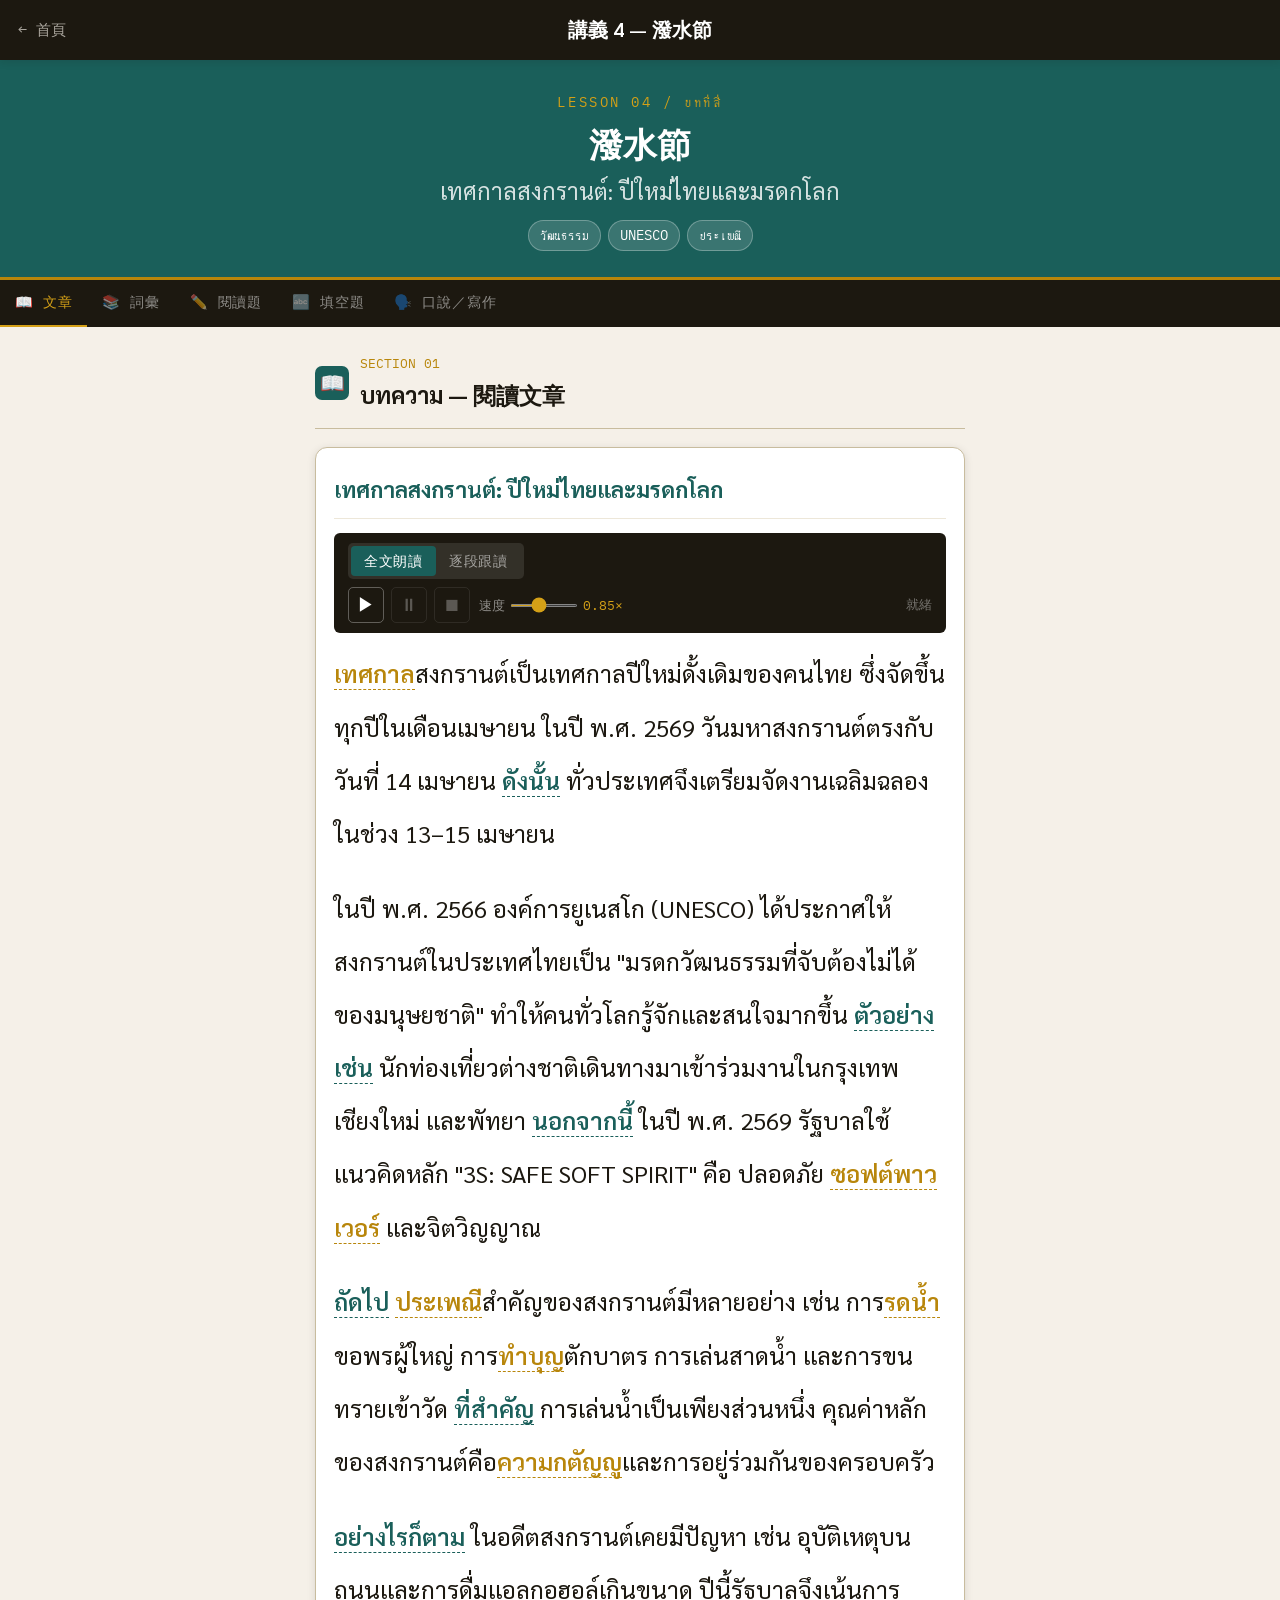
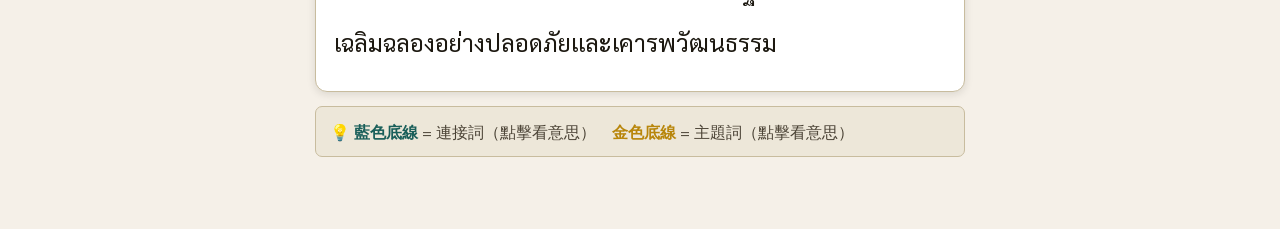
<file: lesson4.html>
<!DOCTYPE html>
<html lang="zh-TW">
<head>
<meta charset="UTF-8">
<meta name="viewport" content="width=device-width,initial-scale=1.0">
<title>講義 4 — เทศกาลสงกรานต์ 潑水節</title>
<link rel="stylesheet" href="shared.css">
</head>
<body>
<nav class="top-nav">
  <a href="index.html" class="nav-back">← 首頁</a>
  <span class="nav-title">講義 4 — 潑水節</span>
  <span style="width:48px"></span>
</nav>
<div class="hero">
  <div class="lnum">LESSON 04 / บทที่สี่</div>
  <h1>潑水節</h1>
  <div class="tsub">เทศกาลสงกรานต์: ปีใหม่ไทยและมรดกโลก</div>
  <div class="tags"><span class="tag">วัฒนธรรม</span><span class="tag">UNESCO</span><span class="tag">ประเพณี</span></div>
</div>
<div class="tabs">
  <div class="tab active" data-target="p-art">📖 文章</div>
  <div class="tab" data-target="p-voc">📚 詞彙</div>
  <div class="tab" data-target="p-rdg">✏️ 閱讀題</div>
  <div class="tab" data-target="p-fill">🔤 填空題</div>
  <div class="tab" data-target="p-spk">🗣️ 口說／寫作</div>
</div>
<div class="wrap">

<!-- 文章 -->
<div id="p-art" class="panel active">
  <div class="sec-head"><div class="sec-icon">📖</div><div><span class="snum">SECTION 01</span><h2>บทความ — 閱讀文章</h2></div></div>
  <div class="acard">
    <h3>เทศกาลสงกรานต์: ปีใหม่ไทยและมรดกโลก</h3>
    <div class="reader-bar" id="reader-L4">
      <div class="rd-mode-toggle">
        <button class="rd-mode-btn active" id="rd-mode-full-L4" onclick="rdSwitchMode('L4','full')">全文朗讀</button>
        <button class="rd-mode-btn" id="rd-mode-para-L4" onclick="rdSwitchMode('L4','para')">逐段跟讀</button>
      </div>
      <div class="rd-controls" id="rd-full-L4">
        <button class="rd-btn rd-play" onclick="rdPlay('L4')" title="播放">▶</button>
        <button class="rd-btn rd-pause" onclick="rdPause('L4')" title="暫停/繼續" disabled>⏸</button>
        <button class="rd-btn rd-stop" onclick="rdStop()" title="停止" disabled>⏹</button>
        <div class="rd-speed-wrap">
          <span class="rd-speed-label">速度</span>
          <input class="rd-speed" type="range" min="0.5" max="1.5" step="0.1" value="0.85" oninput="rdSetSpeed(this.value,'L4')">
          <span class="rd-speed-val" id="rd-speed-val-L4">0.85×</span>
        </div>
        <span class="rd-status" id="rd-status-L4">就緒</span>
      </div>
      <div class="rd-controls" id="rd-para-L4" style="display:none">
        <button class="rd-btn" onclick="rdParaPrev('L4')" title="上一段">◀</button>
        <button class="rd-btn rd-play" id="rd-para-play-L4" onclick="rdParaPlay('L4')" title="播放此段">▶</button>
        <button class="rd-btn" onclick="rdParaNext('L4')" title="下一段">▶▶</button>
        <button class="rd-btn rd-loop-btn" id="rd-loop-L4" onclick="rdToggleLoop('L4')" title="單段循環">🔁</button>
        <div class="rd-speed-wrap">
          <span class="rd-speed-label">速度</span>
          <input class="rd-speed" type="range" min="0.5" max="1.5" step="0.1" value="0.85" oninput="rdSetSpeed(this.value,'L4')">
          <span class="rd-speed-val" id="rd-speed-val2-L4">0.85×</span>
        </div>
        <span class="rd-status" id="rd-para-status-L4">第 1 / 4 段</span>
      </div>
    </div>
    <div class="abody">
      <p data-para="0"><span class="vword" title="節日">เทศกาล</span>สงกรานต์เป็นเทศกาลปีใหม่ดั้งเดิมของคนไทย ซึ่งจัดขึ้นทุกปีในเดือนเมษายน ในปี พ.ศ. 2569 วันมหาสงกรานต์ตรงกับวันที่ 14 เมษายน <span class="conj" title="因此">ดังนั้น</span> ทั่วประเทศจึงเตรียมจัดงานเฉลิมฉลองในช่วง 13–15 เมษายน</p>
      <p data-para="1">ในปี พ.ศ. 2566 องค์การยูเนสโก (UNESCO) ได้ประกาศให้สงกรานต์ในประเทศไทยเป็น "มรดกวัฒนธรรมที่จับต้องไม่ได้ของมนุษยชาติ" ทำให้คนทั่วโลกรู้จักและสนใจมากขึ้น <span class="conj" title="例如">ตัวอย่างเช่น</span> นักท่องเที่ยวต่างชาติเดินทางมาเข้าร่วมงานในกรุงเทพ เชียงใหม่ และพัทยา <span class="conj" title="此外">นอกจากนี้</span> ในปี พ.ศ. 2569 รัฐบาลใช้แนวคิดหลัก "3S: SAFE SOFT SPIRIT" คือ ปลอดภัย <span class="vword" title="軟實力">ซอฟต์พาวเวอร์</span> และจิตวิญญาณ</p>
      <p data-para="2"><span class="conj" title="接下來">ถัดไป</span> <span class="vword" title="傳統習俗">ประเพณี</span>สำคัญของสงกรานต์มีหลายอย่าง เช่น การ<span class="vword" title="灑水祝福">รดน้ำ</span>ขอพรผู้ใหญ่ การ<span class="vword" title="做功德">ทำบุญ</span>ตักบาตร การเล่นสาดน้ำ และการขนทรายเข้าวัด <span class="conj" title="重要的是">ที่สำคัญ</span> การเล่นน้ำเป็นเพียงส่วนหนึ่ง คุณค่าหลักของสงกรานต์คือ<span class="vword" title="感恩孝順">ความกตัญญู</span>และการอยู่ร่วมกันของครอบครัว</p>
      <p data-para="3"><span class="conj" title="然而">อย่างไรก็ตาม</span> ในอดีตสงกรานต์เคยมีปัญหา เช่น อุบัติเหตุบนถนนและการดื่มแอลกอฮอล์เกินขนาด ปีนี้รัฐบาลจึงเน้นการเฉลิมฉลองอย่างปลอดภัยและเคารพวัฒนธรรม</p>
    </div>
  </div>
  <div class="info">💡 <span style="color:var(--teal);font-weight:600">藍色底線</span> = 連接詞（點擊看意思）　<span style="color:var(--gold);font-weight:600">金色底線</span> = 主題詞（點擊看意思）</div>
</div>

<!-- 詞彙 -->
<div id="p-voc" class="panel">
  <div class="sec-head"><div class="sec-icon">📚</div><div><span class="snum">SECTION 02</span><h2>คำศัพท์ — 詞彙 12 個</h2></div></div>
  <div class="conj-compact-label">§1 — คำเชื่อม 連接詞（6 個）· 四回共用 · <a href="appendix.html#conj" class="cc-link">附錄B詳解 →</a></div>
<div class="conj-compact">
  <div class="cc-left">
    
    <div>
      <div class="cc-thai" onclick="speak('ตัวอย่างเช่น')" title="點擊發音">ตัวอย่างเช่น</div>
      <div class="cc-zh">例如 <span style="font-family:'IBM Plex Mono',monospace;font-size:.62rem;color:var(--ink2)">/ dtuua-yàang-chên /</span></div>
    </div>
  </div>
</div>
<div class="conj-compact">
  <div class="cc-left">
    
    <div>
      <div class="cc-thai" onclick="speak('นอกจากนี้')" title="點擊發音">นอกจากนี้</div>
      <div class="cc-zh">此外 <span style="font-family:'IBM Plex Mono',monospace;font-size:.62rem;color:var(--ink2)">/ nâawk-jàak-níi /</span></div>
    </div>
  </div>
</div>
<div class="conj-compact">
  <div class="cc-left">
    
    <div>
      <div class="cc-thai" onclick="speak('ถัดไป')" title="點擊發音">ถัดไป</div>
      <div class="cc-zh">接下來 <span style="font-family:'IBM Plex Mono',monospace;font-size:.62rem;color:var(--ink2)">/ thàt-bpai /</span></div>
    </div>
  </div>
</div>
<div class="conj-compact">
  <div class="cc-left">
    
    <div>
      <div class="cc-thai" onclick="speak('ที่สำคัญ')" title="點擊發音">ที่สำคัญ</div>
      <div class="cc-zh">重要的是 <span style="font-family:'IBM Plex Mono',monospace;font-size:.62rem;color:var(--ink2)">/ thîi-sǎm-khan /</span></div>
    </div>
  </div>
</div>
<div class="conj-compact">
  <div class="cc-left">
    
    <div>
      <div class="cc-thai" onclick="speak('อย่างไรก็ตาม')" title="點擊發音">อย่างไรก็ตาม</div>
      <div class="cc-zh">然而 <span style="font-family:'IBM Plex Mono',monospace;font-size:.62rem;color:var(--ink2)">/ yàang-rai-gôr-dtaam /</span></div>
    </div>
  </div>
</div>
<div class="conj-compact">
  <div class="cc-left">
    
    <div>
      <div class="cc-thai" onclick="speak('ดังนั้น')" title="點擊發音">ดังนั้น</div>
      <div class="cc-zh">因此 <span style="font-family:'IBM Plex Mono',monospace;font-size:.62rem;color:var(--ink2)">/ dang-nán /</span></div>
    </div>
  </div>
</div>
<div class="vlabel">PART 2 — คำศัพท์จากบทความ 主題詞（6 個）</div>
  <div class="vgrid">
    <div class="conj-compact">
  <div class="cc-left">
    <div>
      <div class="cc-thai" onclick="speak('เทศกาล')" title="點擊發音">เทศกาล</div>
      <div class="cc-zh">節日、慶典<span class="vpos">n.</span> <span style="font-family:'IBM Plex Mono',monospace;font-size:.62rem;color:var(--ink2)">/ thêet-sà-gaan /</span></div>
    </div>
  </div>
</div>
    <div class="conj-compact">
  <div class="cc-left">
    <div>
      <div class="cc-thai" onclick="speak('ประเพณี')" title="點擊發音">ประเพณี</div>
      <div class="cc-zh">傳統、習俗<span class="vpos">n.</span> <span style="font-family:'IBM Plex Mono',monospace;font-size:.62rem;color:var(--ink2)">/ bprà-phee-nii /</span></div>
    </div>
  </div>
</div>
    <div class="conj-compact">
  <div class="cc-left">
    <div>
      <div class="cc-thai" onclick="speak('รดน้ำ')" title="點擊發音">รดน้ำ</div>
      <div class="cc-zh">灑水（祝福）<span class="vpos">v.</span> <span style="font-family:'IBM Plex Mono',monospace;font-size:.62rem;color:var(--ink2)">/ rót-náam /</span></div>
    </div>
  </div>
</div>
    <div class="conj-compact">
  <div class="cc-left">
    <div>
      <div class="cc-thai" onclick="speak('ทำบุญ')" title="點擊發音">ทำบุญ</div>
      <div class="cc-zh">做功德、布施<span class="vpos">v.</span> <span style="font-family:'IBM Plex Mono',monospace;font-size:.62rem;color:var(--ink2)">/ tham-bun /</span></div>
    </div>
  </div>
</div>
    <div class="conj-compact">
  <div class="cc-left">
    <div>
      <div class="cc-thai" onclick="speak('ความกตัญญู')" title="點擊發音">ความกตัญญู</div>
      <div class="cc-zh">孝順、感恩之情<span class="vpos">n.</span> <span style="font-family:'IBM Plex Mono',monospace;font-size:.62rem;color:var(--ink2)">/ khwaam gà-dtan-yuu /</span></div>
    </div>
  </div>
</div>
    <div class="conj-compact">
  <div class="cc-left">
    <div>
      <div class="cc-thai" onclick="speak('ซอฟต์พาวเวอร์')" title="點擊發音">ซอฟต์พาวเวอร์</div>
      <div class="cc-zh">軟實力<span class="vpos">n.</span> <span style="font-family:'IBM Plex Mono',monospace;font-size:.62rem;color:var(--ink2)">/ sóft-phaao-wəə /</span></div>
    </div>
  </div>
</div>
  </div>
</div>



<!-- 閱讀題 -->
<div id="p-rdg" class="panel">
  <div class="sec-head"><div class="sec-icon">✏️</div><div><span class="snum">SECTION 03</span><h2>แบบฝึกหัดการอ่าน — 閱讀題</h2></div></div>
  <div id="q4">
    <div class="qprog"><span class="plabel">0/6</span><div class="pbar"><div class="pfill" style="width:0%"></div></div><span>6 題</span></div>
    <div class="qcard"><div class="qn">Q1</div><div class="qbadge">主旨題</div>
      <div class="qt">บทความนี้มีจุดมุ่งหมายเพื่ออะไร?</div>
      <div class="opts">
        <button class="obtn"><span class="oletter">ก</span><span class="otext">แนะนำสถานที่เล่นน้ำที่ดีที่สุด</span></button>
        <button class="obtn"><span class="oletter">ข</span><span class="otext">นำเสนอความสำคัญของสงกรานต์และการเปลี่ยนผ่านในยุคปัจจุบัน</span></button>
        <button class="obtn"><span class="oletter">ค</span><span class="otext">วิจารณ์รัฐบาลที่จัดงานสงกรานต์ปีนี้</span></button>
        <button class="obtn"><span class="oletter">ง</span><span class="otext">ส่งเสริมการดื่มแอลกอฮอล์ในช่วงสงกรานต์</span></button>
      </div><div class="fb"></div></div>
    <div class="qcard"><div class="qn">Q2</div><div class="qbadge">細節題</div>
      <div class="qt">ในปี พ.ศ. 2569 วันมหาสงกรานต์ตรงกับวันที่เท่าไร?</div>
      <div class="opts">
        <button class="obtn"><span class="oletter">ก</span><span class="otext">12 เมษายน</span></button>
        <button class="obtn"><span class="oletter">ข</span><span class="otext">13 เมษายน</span></button>
        <button class="obtn"><span class="oletter">ค</span><span class="otext">14 เมษายน</span></button>
        <button class="obtn"><span class="oletter">ง</span><span class="otext">15 เมษายน</span></button>
      </div><div class="fb"></div></div>
    <div class="qcard"><div class="qn">Q3</div><div class="qbadge">細節題</div>
      <div class="qt">ปีใดที่ UNESCO รับรองสงกรานต์เป็นมรดกวัฒนธรรม?</div>
      <div class="opts">
        <button class="obtn"><span class="oletter">ก</span><span class="otext">พ.ศ. 2560</span></button>
        <button class="obtn"><span class="oletter">ข</span><span class="otext">พ.ศ. 2563</span></button>
        <button class="obtn"><span class="oletter">ค</span><span class="otext">พ.ศ. 2566</span></button>
        <button class="obtn"><span class="oletter">ง</span><span class="otext">พ.ศ. 2569</span></button>
      </div><div class="fb"></div></div>
    <div class="qcard"><div class="qn">Q4</div><div class="qbadge">詞義題</div>
      <div class="qt">คำว่า "เป็นเพียง" ในบทความ หมายถึงอะไร?</div>
      <div class="opts">
        <button class="obtn"><span class="oletter">ก</span><span class="otext">สำคัญที่สุด</span></button>
        <button class="obtn"><span class="oletter">ข</span><span class="otext">เป็นแค่ ไม่ใช่ทั้งหมด</span></button>
        <button class="obtn"><span class="oletter">ค</span><span class="otext">มีหลายอย่าง</span></button>
        <button class="obtn"><span class="oletter">ง</span><span class="otext">ไม่มีอยู่จริง</span></button>
      </div><div class="fb"></div></div>
    <div class="qcard"><div class="qn">Q5</div><div class="qbadge">觀點題</div>
      <div class="qt">ผู้เขียนคิดว่าคุณค่าหลักของสงกรานต์คืออะไร?</div>
      <div class="opts">
        <button class="obtn"><span class="oletter">ก</span><span class="otext">การเล่นน้ำให้สนุก</span></button>
        <button class="obtn"><span class="oletter">ข</span><span class="otext">การช้อปปิ้ง</span></button>
        <button class="obtn"><span class="oletter">ค</span><span class="otext">ความกตัญญูและการอยู่ร่วมกันของครอบครัว</span></button>
        <button class="obtn"><span class="oletter">ง</span><span class="otext">การดื่มแอลกอฮอล์</span></button>
      </div><div class="fb"></div></div>
    <div class="qcard"><div class="qn">Q6</div><div class="qbadge">反推題</div>
      <div class="qt">ข้อใด ไม่ใช่ ประเพณีของสงกรานต์ที่บทความกล่าวถึง?</div>
      <div class="opts">
        <button class="obtn"><span class="oletter">ก</span><span class="otext">การรดน้ำขอพรผู้ใหญ่</span></button>
        <button class="obtn"><span class="oletter">ข</span><span class="otext">การทำบุญตักบาตร</span></button>
        <button class="obtn"><span class="oletter">ค</span><span class="otext">การขนทรายเข้าวัด</span></button>
        <button class="obtn"><span class="oletter">ง</span><span class="otext">การจุดประทัด</span></button>
      </div><div class="fb"></div></div>
    <div class="scorebar"><div class="sn">—</div><div class="sl">閱讀題得分</div><br>
      <button class="rbtn" onclick="resetQuiz('q4');initQuiz('q4',[1,2,2,1,2,3])">重新作答</button>
    </div>
  </div>
</div>

<!-- 填空題 -->
<div id="p-fill" class="panel">
  <div class="sec-head"><div class="sec-icon">🔤</div><div><span class="snum">SECTION 04</span><h2>แบบฝึกหัดเติมคำ — 填空題</h2></div></div>
  <div class="info">點選最適合填入空格的連接詞：</div>
  <div id="f4">
    <div class="fq"><div class="fqn">Q1</div>
      <div class="fsen">สงกรานต์ได้รับการรับรองจาก UNESCO _______ คนทั่วโลกจึงรู้จักมากขึ้น</div>
      <div class="bchips">
        <button class="chip" data-value="ดังนั้น">ดังนั้น</button>
        <button class="chip" data-value="ถัดไป">ถัดไป</button>
        <button class="chip" data-value="อย่างไรก็ตาม">อย่างไรก็ตาม</button>
        <button class="chip" data-value="นอกจากนี้">นอกจากนี้</button>
      </div><div class="fanswer"></div></div>
    <div class="fq"><div class="fqn">Q2</div>
      <div class="fsen">กิจกรรมในสงกรานต์มีหลากหลาย _______ การรดน้ำ การทำบุญ และการเล่นสาดน้ำ</div>
      <div class="bchips">
        <button class="chip" data-value="ตัวอย่างเช่น">ตัวอย่างเช่น</button>
        <button class="chip" data-value="ดังนั้น">ดังนั้น</button>
        <button class="chip" data-value="ถัดไป">ถัดไป</button>
        <button class="chip" data-value="อย่างไรก็ตาม">อย่างไรก็ตาม</button>
      </div><div class="fanswer"></div></div>
    <div class="fq"><div class="fqn">Q3</div>
      <div class="fsen">สงกรานต์ไม่ใช่แค่การเล่นน้ำ _______ ยังเป็นเทศกาลแห่งครอบครัว</div>
      <div class="bchips">
        <button class="chip" data-value="นอกจากนี้">นอกจากนี้</button>
        <button class="chip" data-value="ดังนั้น">ดังนั้น</button>
        <button class="chip" data-value="ตัวอย่างเช่น">ตัวอย่างเช่น</button>
        <button class="chip" data-value="ที่สำคัญ">ที่สำคัญ</button>
      </div><div class="fanswer"></div></div>
    <div class="fq"><div class="fqn">Q4</div>
      <div class="fsen">ขั้นแรกไปทำบุญที่วัด _______ จึงค่อยไปเล่นน้ำกับเพื่อน ๆ</div>
      <div class="bchips">
        <button class="chip" data-value="ถัดไป">ถัดไป</button>
        <button class="chip" data-value="นอกจากนี้">นอกจากนี้</button>
        <button class="chip" data-value="ดังนั้น">ดังนั้น</button>
        <button class="chip" data-value="ตัวอย่างเช่น">ตัวอย่างเช่น</button>
      </div><div class="fanswer"></div></div>
    <div class="fq"><div class="fqn">Q5</div>
      <div class="fsen">_______ ที่สุดของสงกรานต์คือความกตัญญูต่อผู้ใหญ่</div>
      <div class="bchips">
        <button class="chip" data-value="ที่สำคัญ">ที่สำคัญ</button>
        <button class="chip" data-value="ดังนั้น">ดังนั้น</button>
        <button class="chip" data-value="ถัดไป">ถัดไป</button>
        <button class="chip" data-value="นอกจากนี้">นอกจากนี้</button>
      </div><div class="fanswer"></div></div>
    <div class="fq"><div class="fqn">Q6</div>
      <div class="fsen">สงกรานต์เป็นเทศกาลสนุกสนาน _______ ก็ต้องระวังเรื่องอุบัติเหตุและความปลอดภัย</div>
      <div class="bchips">
        <button class="chip" data-value="อย่างไรก็ตาม">อย่างไรก็ตาม</button>
        <button class="chip" data-value="ดังนั้น">ดังนั้น</button>
        <button class="chip" data-value="นอกจากนี้">นอกจากนี้</button>
        <button class="chip" data-value="ตัวอย่างเช่น">ตัวอย่างเช่น</button>
      </div><div class="fanswer"></div></div>
  <div style="text-align:center;margin-top:14px">
    <button class="rbtn" onclick="resetFill('f4');initFill('f4',['ดังนั้น','ตัวอย่างเช่น','นอกจากนี้','ถัดไป','ที่สำคัญ','อย่างไรก็ตาม'])">重新作答</button>
  </div>
  </div>
</div>

<!-- 口說／寫作 -->
<div id="p-spk" class="panel">
  <div class="sec-head"><div class="sec-icon">🗣️</div><div><span class="snum">SECTION 05–07</span><h2>การพูด &amp; การเขียน</h2></div></div>
  <div class="acard">
    <h3>ส่วนที่ ๑：บทสนทนาประจำวัน</h3>
    <div class="abody" style="font-family:'Sarabun',sans-serif;font-size:.9rem;">
      <p><strong>Q1：</strong>คุณเคยเล่นสงกรานต์ที่ไทยไหม? เล่าประสบการณ์<br>
      <span style="color:var(--ink2);font-size:.82rem;">你有沒有在泰國玩過潑水節？分享你的經驗。</span></p>
      <p><strong>Q2：</strong>ในประเทศของคุณมีเทศกาลปีใหม่แบบไหน? เหมือนหรือต่างจากสงกรานต์อย่างไร?<br>
      <span style="color:var(--ink2);font-size:.82rem;">你的國家有什麼新年慶典？和潑水節有何異同？</span></p>
    </div>
  </div>
  <div class="acard">
    <h3>ส่วนที่ ๒：การพูดสั้น 2 นาที（選一題）</h3>
    <div class="abody" style="font-family:'Sarabun',sans-serif;font-size:.9rem;">
      <p><strong>A：</strong>คุณคิดว่าการที่ UNESCO รับรองสงกรานต์เป็นมรดกโลก สำคัญต่อประเทศไทยอย่างไร?</p>
      <p><strong>B：</strong>ถ้ามีโอกาสจัดเทศกาลสงกรานต์ในประเทศของคุณ คุณจะจัดอย่างไรเพื่อรักษาคุณค่าดั้งเดิม?</p>
    </div>
  </div>
  <div class="acard">
    <h3>แบบฝึกหัดการเขียน 10–15 ประโยค</h3>
    <div class="abody" style="font-family:'Sarabun',sans-serif;font-size:.88rem;">
      <p style="color:var(--teal);font-weight:600;">「ในปี พ.ศ. 2569 คุณจะใช้เทศกาลสงกรานต์อย่างไร? ระหว่างการเฉลิมฉลองอย่างสนุกสนานกับการรักษาประเพณีดั้งเดิม คุณคิดว่าจะหาสมดุลอย่างไร?」</p>
    </div>
    <div class="info teal" style="margin-top:10px;">必用連接詞（至少 3 個）：ตัวอย่างเช่น／นอกจากนี้／ถัดไป／ที่สำคัญ／อย่างไรก็ตาม／ดังนั้น</div>
  </div>
  <div class="info">🎧 <strong>聽力題（Q1–Q5）</strong>主題：如何以尊重文化的方式玩潑水節。</div>
</div>

</div>
<script src="quiz.js"></script>
<script>
initTabs();
initQuiz('q4',[1,2,2,1,2,3]);
  initFill('f4',['ดังนั้น','ตัวอย่างเช่น','นอกจากนี้','ถัดไป','ที่สำคัญ','อย่างไรก็ตาม']);
</script>
</body>
</html>
</file>
<file: shared.css>
@import url('https://fonts.googleapis.com/css2?family=Sarabun:ital,wght@0,400;0,500;0,600;0,700;1,400&family=IBM+Plex+Mono:wght@400;500&display=swap');
:root{--cream:#F5F0E8;--cream-dark:#EDE7D9;--ink:#1C1810;--ink2:#4A4235;--gold:#B8860B;--gold2:#D4A017;--teal:#1A5F5A;--teal2:#2A7F78;--red:#8B2020;--border:#C8BC9E;--shad:rgba(28,24,16,.12);--ok:#1A5F5A;--ng:#8B2020;--r:12px;--rs:6px}
*{box-sizing:border-box;margin:0;padding:0}
html{font-size:21px;scroll-behavior:smooth}
body{background:var(--cream);color:var(--ink);font-family:'Sarabun','Noto Serif TC',sans-serif;min-height:100vh;line-height:1.7}
/* NAV */
.top-nav{background:var(--ink);padding:13px 18px;display:flex;align-items:center;justify-content:space-between;position:sticky;top:0;z-index:100;box-shadow:0 2px 8px var(--shad)}
.nav-logo{color:var(--gold2);font-size:.72rem;font-family:'IBM Plex Mono',monospace;letter-spacing:.08em;text-decoration:none}
.nav-title{color:#fff;font-size:.95rem;font-weight:600}
.nav-back{color:var(--cream);font-size:.72rem;font-family:'IBM Plex Mono',monospace;text-decoration:none;opacity:.65;transition:opacity .2s}
.nav-back:hover{opacity:1}
/* HERO */
.hero{background:var(--teal);color:#fff;padding:30px 18px 26px;text-align:center;border-bottom:3px solid var(--gold)}
.hero .lnum{font-family:'IBM Plex Mono',monospace;font-size:.68rem;letter-spacing:.18em;color:var(--gold2);margin-bottom:8px}
.hero h1{font-size:1.6rem;font-weight:700;line-height:1.3;margin-bottom:5px}
.hero .tsub{font-family:'Sarabun',sans-serif;font-size:1.1rem;opacity:.82;margin-bottom:10px}
.hero .tags{display:flex;gap:7px;justify-content:center;flex-wrap:wrap}
.tag{background:rgba(255,255,255,.14);border:1px solid rgba(255,255,255,.28);border-radius:20px;padding:3px 11px;font-size:.65rem;font-family:'IBM Plex Mono',monospace}
/* TABS */
.tabs{display:flex;overflow-x:auto;background:var(--ink);scrollbar-width:none;-webkit-overflow-scrolling:touch}
.tabs::-webkit-scrollbar{display:none}
.tab{flex-shrink:0;padding:10px 15px;color:rgba(255,255,255,.5);font-size:.68rem;font-family:'IBM Plex Mono',monospace;letter-spacing:.06em;cursor:pointer;border-bottom:2px solid transparent;transition:all .2s;white-space:nowrap;user-select:none}
.tab.active{color:var(--gold2);border-bottom-color:var(--gold2)}
.tab:hover{color:#fff}
/* LAYOUT */
.wrap{max-width:680px;margin:0 auto;padding:0 15px 60px}
/* PANELS */
.panel{display:none;animation:fi .22s ease}
.panel.active{display:block}
@keyframes fi{from{opacity:0;transform:translateY(5px)}to{opacity:1;transform:translateY(0)}}
.sec-head{display:flex;align-items:center;gap:11px;padding:26px 0 14px;border-bottom:1px solid var(--border);margin-bottom:18px}
.sec-icon{width:34px;height:34px;background:var(--teal);color:#fff;border-radius:7px;display:flex;align-items:center;justify-content:center;font-size:.95rem;flex-shrink:0}
.sec-head h2{font-size:1.1rem;font-weight:700}
.sec-head .snum{font-family:'IBM Plex Mono',monospace;font-size:.62rem;color:var(--gold);display:block}
/* ARTICLE */
.acard{background:#fff;border:1px solid var(--border);border-radius:var(--r);padding:22px 18px;margin-bottom:14px;box-shadow:0 2px 8px var(--shad)}
.acard h3{font-size:1.05rem;font-weight:700;margin-bottom:14px;padding-bottom:11px;border-bottom:1px solid var(--cream-dark);color:var(--teal)}
.abody{font-family:'Sarabun',sans-serif;font-size:1.15rem;line-height:2.2}
.abody p{margin-bottom:.9em}
.abody p:last-child{margin-bottom:0}
.conj{color:var(--teal);font-weight:600;border-bottom:1.5px dashed var(--teal);cursor:pointer;position:relative;-webkit-tap-highlight-color:rgba(0,0,0,0)}
.conj::after{content:attr(title);position:absolute;bottom:130%;left:50%;transform:translateX(-50%);background:var(--ink);color:#fff;padding:5px 11px;border-radius:5px;font-size:.82rem;white-space:nowrap;font-family:'Sarabun',sans-serif;font-weight:500;pointer-events:none;z-index:10;opacity:0;transition:opacity .18s}
.conj:hover::after,.conj:hover::after,.conj.tip-on::after{opacity:1}
/* VOCAB */
/* VOCAB WORD HIGHLIGHT in article */
.vword{color:var(--gold);font-weight:600;border-bottom:1.5px dashed var(--gold);cursor:pointer;position:relative;-webkit-tap-highlight-color:rgba(0,0,0,0)}
.vword::after{content:attr(title);position:absolute;bottom:130%;left:50%;transform:translateX(-50%);background:var(--gold);color:var(--ink);padding:5px 11px;border-radius:5px;font-size:.82rem;white-space:nowrap;font-family:'Sarabun',sans-serif;font-weight:600;pointer-events:none;z-index:10;opacity:0;transition:opacity .18s}
.vword:hover::after,.vword.tip-on::after{opacity:1}
/* SPEAK button */
.speak-btn{background:none;border:none;cursor:pointer;color:var(--teal);font-size:1rem;padding:0 0 0 6px;vertical-align:middle;opacity:.7;transition:opacity .2s;line-height:1}
.speak-btn:hover{opacity:1}
.speak-btn:active{transform:scale(.9)}

.vlabel{font-family:'IBM Plex Mono',monospace;font-size:.65rem;letter-spacing:.1em;color:var(--gold);margin:16px 0 8px;text-transform:uppercase}
.vgrid{display:grid;grid-template-columns:1fr;gap:9px}
.vcard{background:#fff;border:1px solid var(--border);border-radius:var(--rs);padding:13px 15px;display:grid;grid-template-columns:26px 1fr;gap:0 11px;box-shadow:0 1px 4px var(--shad)}
.vnum{font-family:'IBM Plex Mono',monospace;font-size:.62rem;color:var(--gold);padding-top:2px;font-weight:500}
.vthai{font-family:'Sarabun',sans-serif;font-size:1.08rem;font-weight:600;color:var(--teal);margin-bottom:1px;cursor:pointer;user-select:none}
.vrom{font-family:'IBM Plex Mono',monospace;font-size:.72rem;color:var(--ink2);margin-bottom:2px}
.vzh{font-size:1rem;color:var(--ink);font-weight:600}
.vpos{display:inline-block;font-family:'IBM Plex Mono',monospace;font-size:.57rem;background:var(--cream-dark);color:var(--ink2);border-radius:3px;padding:1px 5px;margin-left:5px;vertical-align:middle}
/* QUIZ */
.qprog{font-family:'IBM Plex Mono',monospace;font-size:.67rem;color:var(--ink2);margin-bottom:11px;display:flex;justify-content:space-between;align-items:center}
.pbar{flex:1;height:4px;background:var(--cream-dark);border-radius:2px;margin:0 11px;overflow:hidden}
.pfill{height:100%;background:var(--teal);border-radius:2px;transition:width .4s ease}
.qcard{background:#fff;border:1px solid var(--border);border-radius:var(--r);padding:18px;margin-bottom:11px;box-shadow:0 2px 6px var(--shad)}
.qn{font-family:'IBM Plex Mono',monospace;font-size:.62rem;color:var(--gold);margin-bottom:6px}
.qbadge{display:inline-block;font-family:'IBM Plex Mono',monospace;font-size:.55rem;padding:2px 6px;border-radius:3px;background:var(--cream-dark);color:var(--ink2);margin-bottom:9px;letter-spacing:.04em}
.qt{font-family:'Sarabun',sans-serif;font-size:1.1rem;line-height:1.9;margin-bottom:13px}
.opts{display:flex;flex-direction:column;gap:7px}
.obtn{background:var(--cream);border:1.5px solid var(--border);border-radius:var(--rs);padding:10px 13px;text-align:left;font-family:'Sarabun',sans-serif;font-size:1rem;color:var(--ink);cursor:pointer;transition:all .18s;display:flex;align-items:flex-start;gap:9px;line-height:1.5}
.obtn:hover:not(:disabled){background:var(--cream-dark);border-color:var(--teal)}
.oletter{font-family:'IBM Plex Mono',monospace;font-size:.67rem;font-weight:500;color:var(--gold);flex-shrink:0;padding-top:1px}
.obtn.ok{background:#E8F5E9;border-color:var(--ok);color:var(--ok)}
.obtn.ok .oletter{color:var(--ok)}
.obtn.ng{background:#FDECEA;border-color:var(--ng);color:var(--ng);text-decoration:line-through;opacity:.75}
.obtn:disabled{cursor:default}
.fb{display:none;margin-top:10px;padding:9px 13px;border-radius:var(--rs);font-size:.88rem;line-height:1.5}
.fb.show{display:block}
.fb.ok{background:#E8F5E9;border-left:3px solid var(--ok);color:var(--ok)}
.fb.ng{background:#FDECEA;border-left:3px solid var(--ng);color:var(--ng)}
.scorebar{background:var(--ink);color:#fff;border-radius:var(--r);padding:15px 18px;text-align:center;margin-top:18px;display:none}
.scorebar.show{display:block}
.scorebar .sn{font-family:'IBM Plex Mono',monospace;font-size:1.9rem;color:var(--gold2);font-weight:500}
.scorebar .sl{font-size:.76rem;opacity:.65;margin-top:3px}
.rbtn{margin-top:9px;padding:7px 18px;background:transparent;border:1.5px solid var(--gold);color:var(--gold2);border-radius:20px;font-family:'IBM Plex Mono',monospace;font-size:.67rem;cursor:pointer;letter-spacing:.06em;transition:all .2s}
.rbtn:hover{background:var(--gold);color:var(--ink)}
/* FILL */
.fq{background:#fff;border:1px solid var(--border);border-radius:var(--r);padding:16px 16px;margin-bottom:9px;box-shadow:0 1px 4px var(--shad)}
.fqn{font-family:'IBM Plex Mono',monospace;font-size:.62rem;color:var(--gold);margin-bottom:7px}
.fsen{font-family:'Sarabun',sans-serif;font-size:1.05rem;line-height:1.95;margin-bottom:11px}
.bchips{display:flex;flex-wrap:wrap;gap:6px}
.chip{background:var(--cream-dark);border:1.5px solid var(--border);border-radius:20px;padding:5px 13px;font-family:'Sarabun',sans-serif;font-size:.95rem;cursor:pointer;transition:all .18s;color:var(--ink)}
.chip:hover:not(:disabled){background:var(--teal);color:#fff;border-color:var(--teal)}
.chip.ck{background:#E8F5E9;border-color:var(--ok);color:var(--ok)}
.chip.cn{background:#FDECEA;border-color:var(--ng);color:var(--ng);text-decoration:line-through}
.chip:disabled{cursor:default}
.fanswer{display:none;font-family:'IBM Plex Mono',monospace;font-size:.7rem;color:var(--teal);margin-top:7px}
.fanswer.show{display:block}
/* INFO BOX */
.info{background:var(--cream-dark);border:1px solid var(--border);border-radius:7px;padding:11px 14px;font-size:.76rem;color:var(--ink2);margin-bottom:12px}
.info.teal{background:var(--teal);color:#fff;border:none}
.info.teal strong{color:var(--gold2)}
/* INDEX */
.ix-hero{background:var(--ink);padding:38px 18px 30px;text-align:center}
.ix-hero .brand{font-family:'IBM Plex Mono',monospace;font-size:.67rem;color:var(--gold2);letter-spacing:.15em;margin-bottom:14px}
.ix-hero h1{color:#fff;font-size:2rem;margin-bottom:7px}
.ix-hero .sub{font-family:'Sarabun',sans-serif;color:rgba(255,255,255,.6);font-size:.9rem;margin-bottom:14px}
.cefr{display:inline-block;background:var(--gold);color:var(--ink);font-family:'IBM Plex Mono',monospace;font-size:.62rem;letter-spacing:.1em;padding:3px 11px;border-radius:3px;font-weight:600}
.stats{display:flex;justify-content:center;gap:22px;padding:18px 18px 0;max-width:680px;margin:0 auto}
.stat{text-align:center}
.stat-n{font-family:'IBM Plex Mono',monospace;font-size:1.35rem;color:var(--teal);font-weight:500;display:block}
.stat-l{font-size:.68rem;color:var(--ink2)}
.sdiv{font-family:'IBM Plex Mono',monospace;font-size:.62rem;letter-spacing:.14em;color:var(--gold);padding:22px 15px 9px;max-width:680px;margin:0 auto;text-transform:uppercase}
.lgrid{display:grid;grid-template-columns:1fr 1fr;gap:13px;padding:0 15px;max-width:680px;margin:0 auto}
.lcard{background:#fff;border:1px solid var(--border);border-radius:var(--r);padding:19px 15px;text-decoration:none;color:var(--ink);box-shadow:0 2px 8px var(--shad);transition:all .2s;display:block}
.lcard:hover{transform:translateY(-3px);box-shadow:0 6px 20px var(--shad);border-color:var(--teal)}
.lcard .lcn{font-family:'IBM Plex Mono',monospace;font-size:.62rem;color:var(--gold);letter-spacing:.11em;margin-bottom:9px}
.lcard .lci{font-size:1.5rem;margin-bottom:9px}
.lcard .lct{font-family:'Sarabun',sans-serif;font-size:.95rem;font-weight:600;color:var(--teal);margin-bottom:3px}
.lcard .lcz{font-size:.85rem;color:var(--ink2)}
.alinks{display:flex;gap:9px;padding:0 15px 30px;max-width:680px;margin:0 auto;flex-wrap:wrap}
.alink{flex:1;min-width:130px;background:var(--cream-dark);border:1px solid var(--border);border-radius:var(--rs);padding:13px 14px;text-decoration:none;color:var(--ink);font-size:.78rem;transition:all .2s}
.alink:hover{background:var(--teal);color:#fff;border-color:var(--teal)}
.alink .al{font-family:'IBM Plex Mono',monospace;font-size:.58rem;color:var(--gold);display:block;margin-bottom:3px}
.alink:hover .al{color:var(--gold2)}
/* APPENDIX */
.atable{width:100%;border-collapse:collapse;font-size:.8rem;background:#fff;border-radius:var(--r);overflow:hidden;box-shadow:0 2px 8px var(--shad);margin-bottom:18px}
.atable th{background:var(--teal);color:#fff;padding:9px 11px;text-align:left;font-size:.67rem;font-family:'IBM Plex Mono',monospace;letter-spacing:.05em}
.atable td{padding:9px 11px;border-bottom:1px solid var(--cream-dark);vertical-align:top}
.atable tr:last-child td{border-bottom:none}
.atable tr:nth-child(even) td{background:var(--cream)}
.atable .tc{font-family:'Sarabun',sans-serif;font-size:.93rem;font-weight:600;color:var(--teal)}
.atable .rc{font-family:'IBM Plex Mono',monospace;font-size:.62rem;color:var(--ink2)}
/* anchor offset for nav */
.anchor{display:block;height:0;visibility:hidden}
@media(max-width:400px){.ix-hero h1{font-size:1.55rem}}

/* CONJ COMPACT ROW */
.conj-compact{display:flex;align-items:center;justify-content:space-between;padding:10px 14px;background:#fff;border:1px solid var(--border);border-radius:var(--rs);margin-bottom:7px;box-shadow:0 1px 3px var(--shad)}
.conj-compact:hover{border-color:var(--teal)}
.cc-left{display:flex;align-items:center;gap:10px}
.cc-thai{font-family:'Sarabun',sans-serif;font-size:1.05rem;font-weight:700;color:var(--teal);cursor:pointer;user-select:none}
.cc-zh{font-size:.88rem;color:var(--ink2)}
.cc-right{display:flex;align-items:center;gap:8px}
.cc-link{font-family:'IBM Plex Mono',monospace;font-size:.6rem;color:var(--gold);text-decoration:none;border:1px solid var(--gold);border-radius:3px;padding:2px 6px;white-space:nowrap}
.cc-link:hover{background:var(--gold);color:var(--ink)}
.conj-compact-label{font-family:'IBM Plex Mono',monospace;font-size:.65rem;letter-spacing:.1em;color:var(--ink2);margin:16px 0 8px;padding:6px 10px;background:var(--cream-dark);border-radius:var(--rs);border-left:3px solid var(--teal)}

/* ── READER BAR ── */
.reader-bar{background:var(--ink);border-radius:var(--rs);padding:10px 14px;margin-bottom:14px;display:flex;flex-direction:column;gap:8px}
.rd-mode-toggle{display:flex;gap:0;background:rgba(255,255,255,.1);border-radius:5px;padding:3px;width:fit-content}
.rd-mode-btn{background:none;border:none;color:rgba(255,255,255,.55);font-family:'IBM Plex Mono',monospace;font-size:.68rem;letter-spacing:.05em;padding:5px 13px;border-radius:4px;cursor:pointer;transition:all .18s}
.rd-mode-btn.active{background:var(--teal);color:#fff}
.rd-mode-btn:hover:not(.active){color:#fff}
.rd-controls{display:flex;align-items:center;flex-wrap:wrap;gap:7px}
.rd-btn{background:none;border:1.5px solid rgba(255,255,255,.3);color:#fff;border-radius:5px;width:36px;height:36px;font-size:.85rem;cursor:pointer;transition:all .18s;display:flex;align-items:center;justify-content:center;flex-shrink:0}
.rd-btn:hover:not(:disabled){background:rgba(255,255,255,.15);border-color:#fff}
.rd-btn:disabled{opacity:.28;cursor:default}
.rd-loop-btn.loop-on{background:var(--gold);border-color:var(--gold);color:var(--ink)}
.rd-speed-wrap{display:flex;align-items:center;gap:5px;margin-left:2px}
.rd-speed-label{font-family:'IBM Plex Mono',monospace;font-size:.6rem;color:rgba(255,255,255,.5);white-space:nowrap}
.rd-speed{width:68px;height:3px;accent-color:var(--gold2);cursor:pointer}
.rd-speed-val{font-family:'IBM Plex Mono',monospace;font-size:.63rem;color:var(--gold2);min-width:34px}
.rd-status{font-family:'IBM Plex Mono',monospace;font-size:.62rem;color:rgba(255,255,255,.4);margin-left:auto;white-space:nowrap}
.para-active{background:rgba(184,134,11,.18);border-radius:5px;padding:2px 4px;margin:-2px -4px;transition:background .3s}

.vthai:hover,.cc-thai:hover{opacity:.75}
</file>
